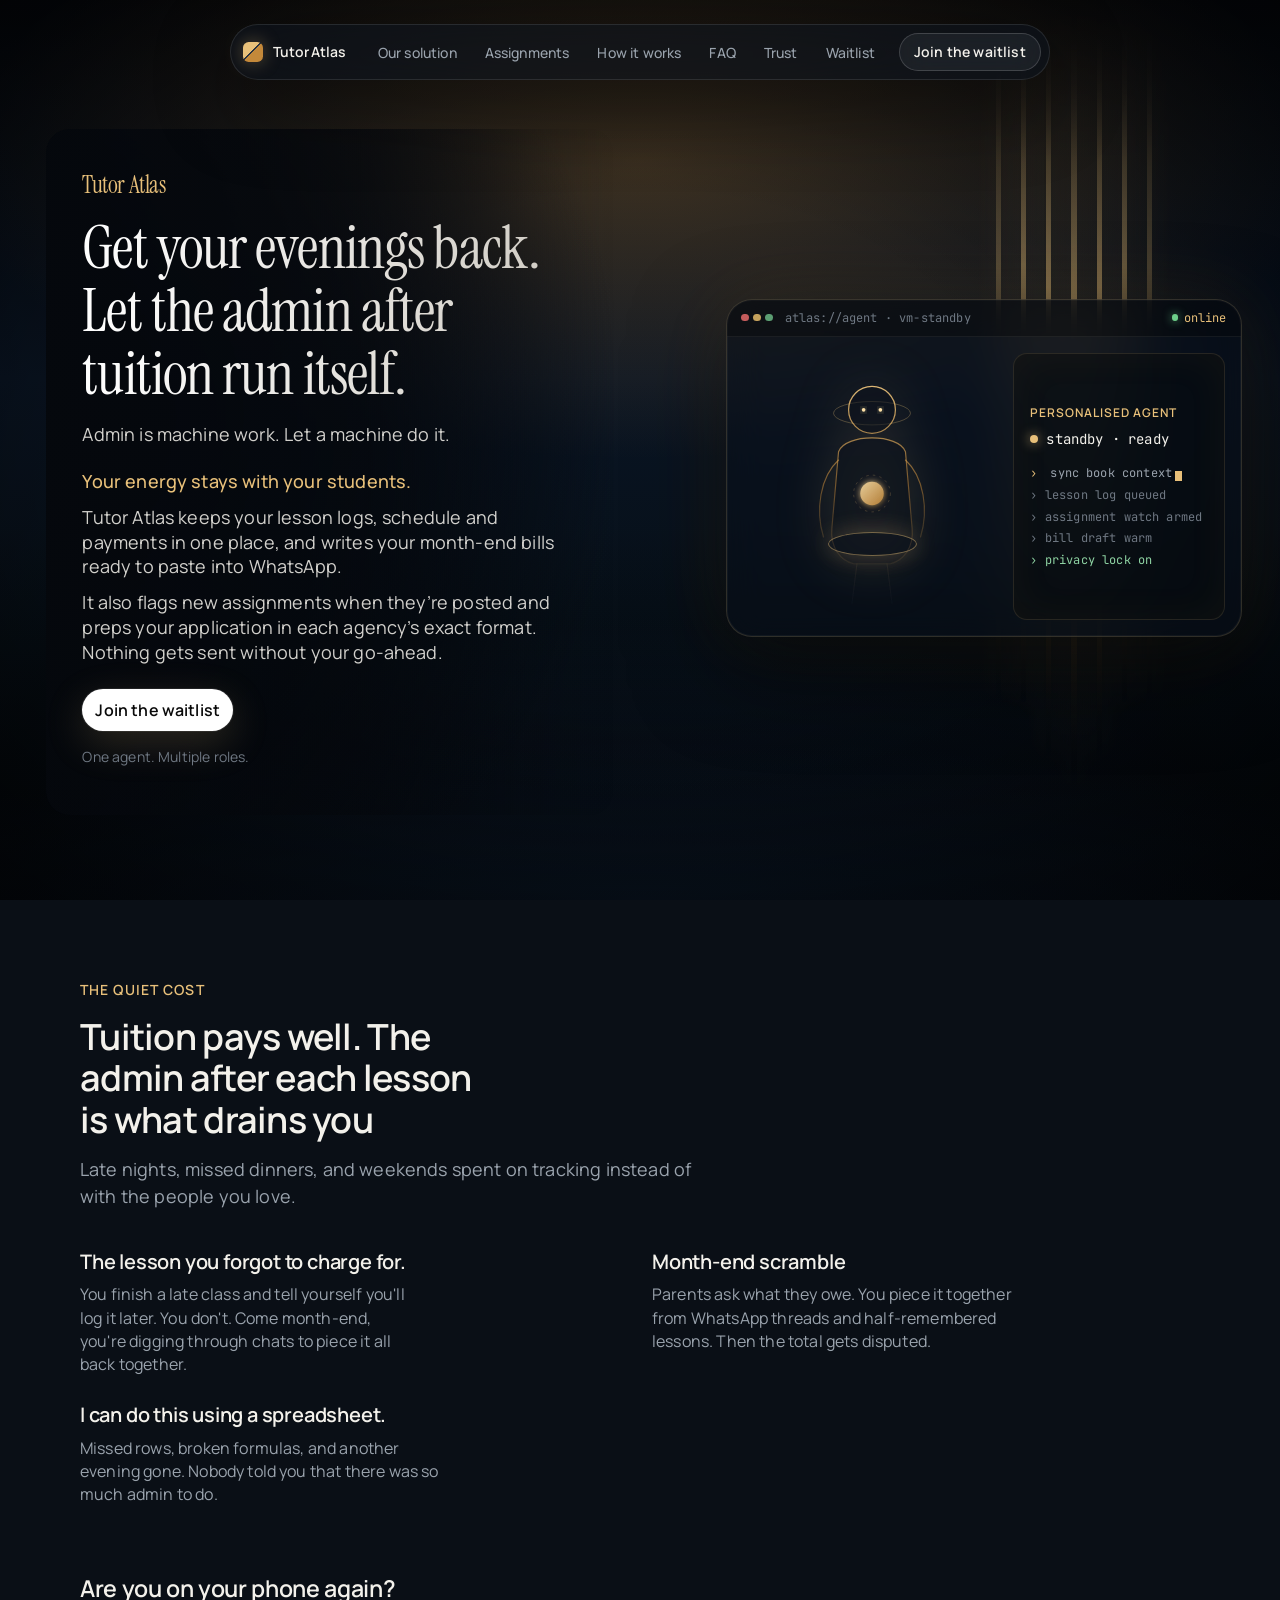
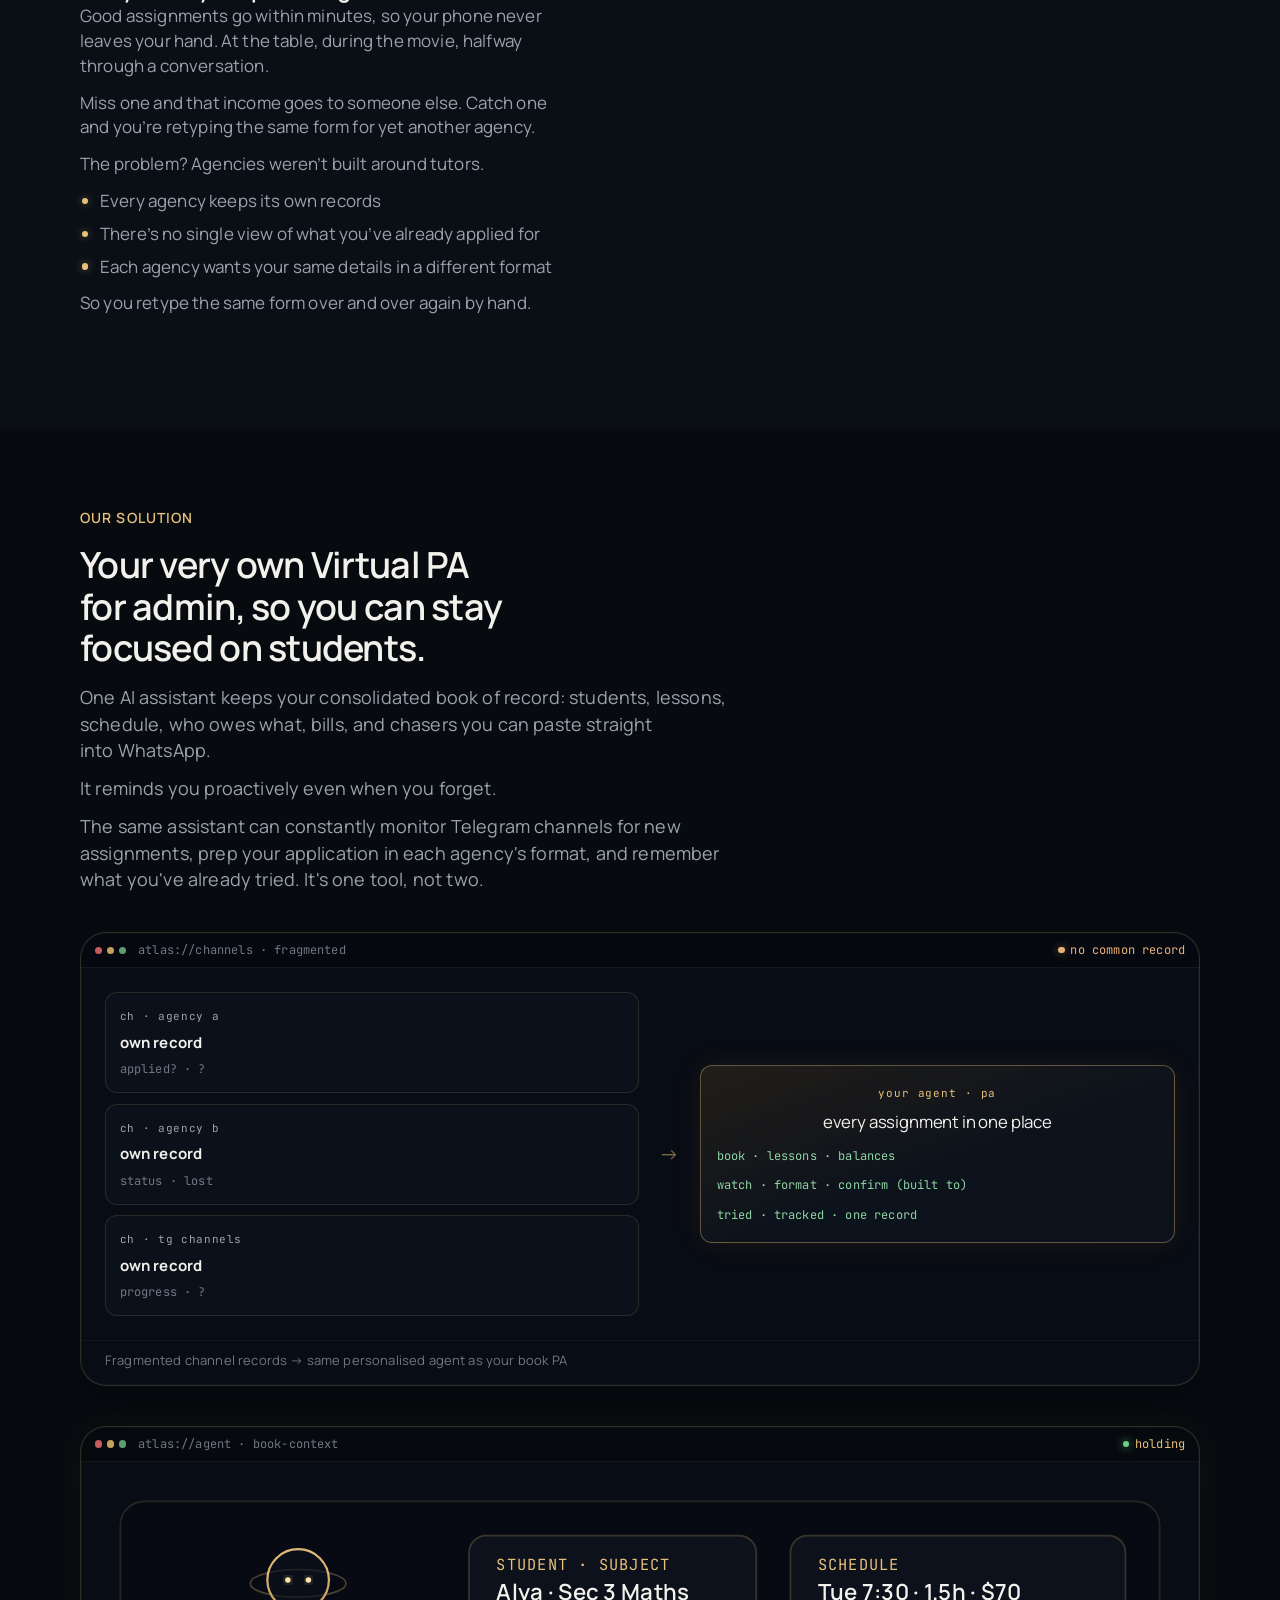
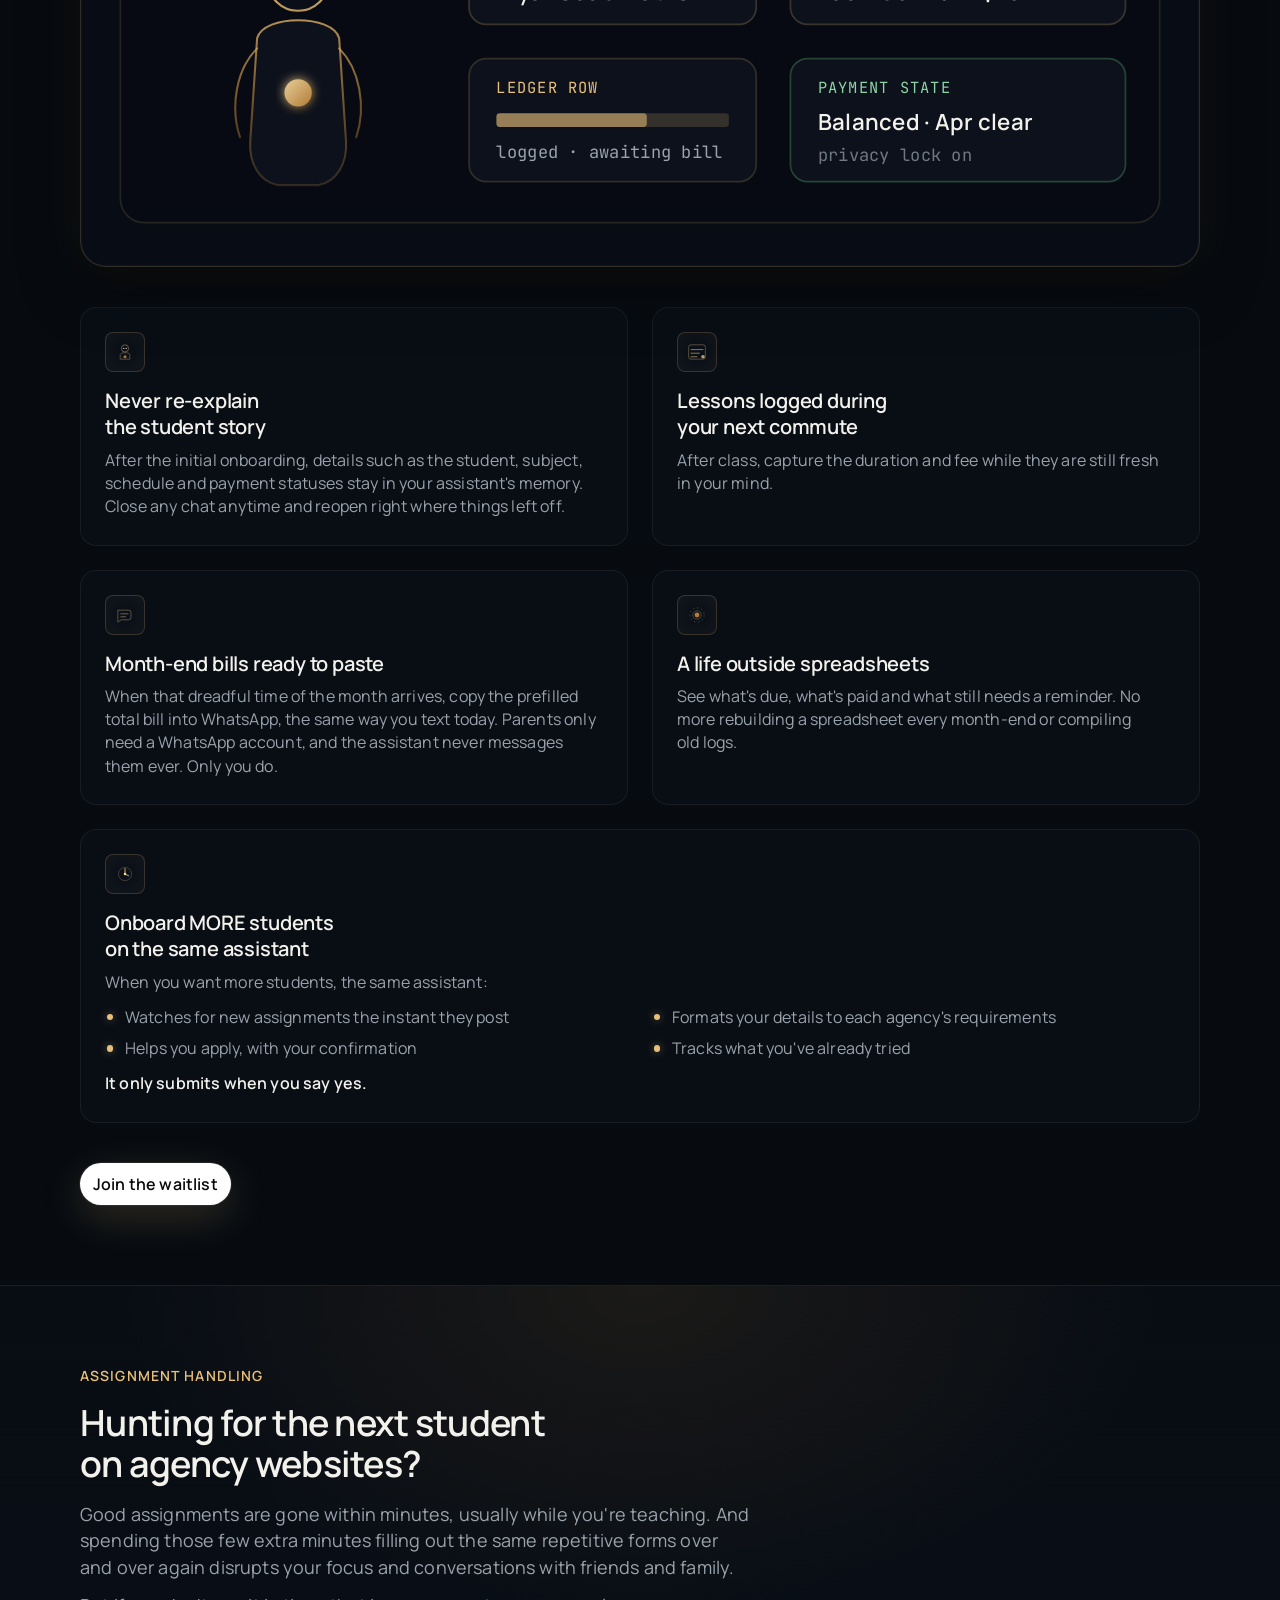
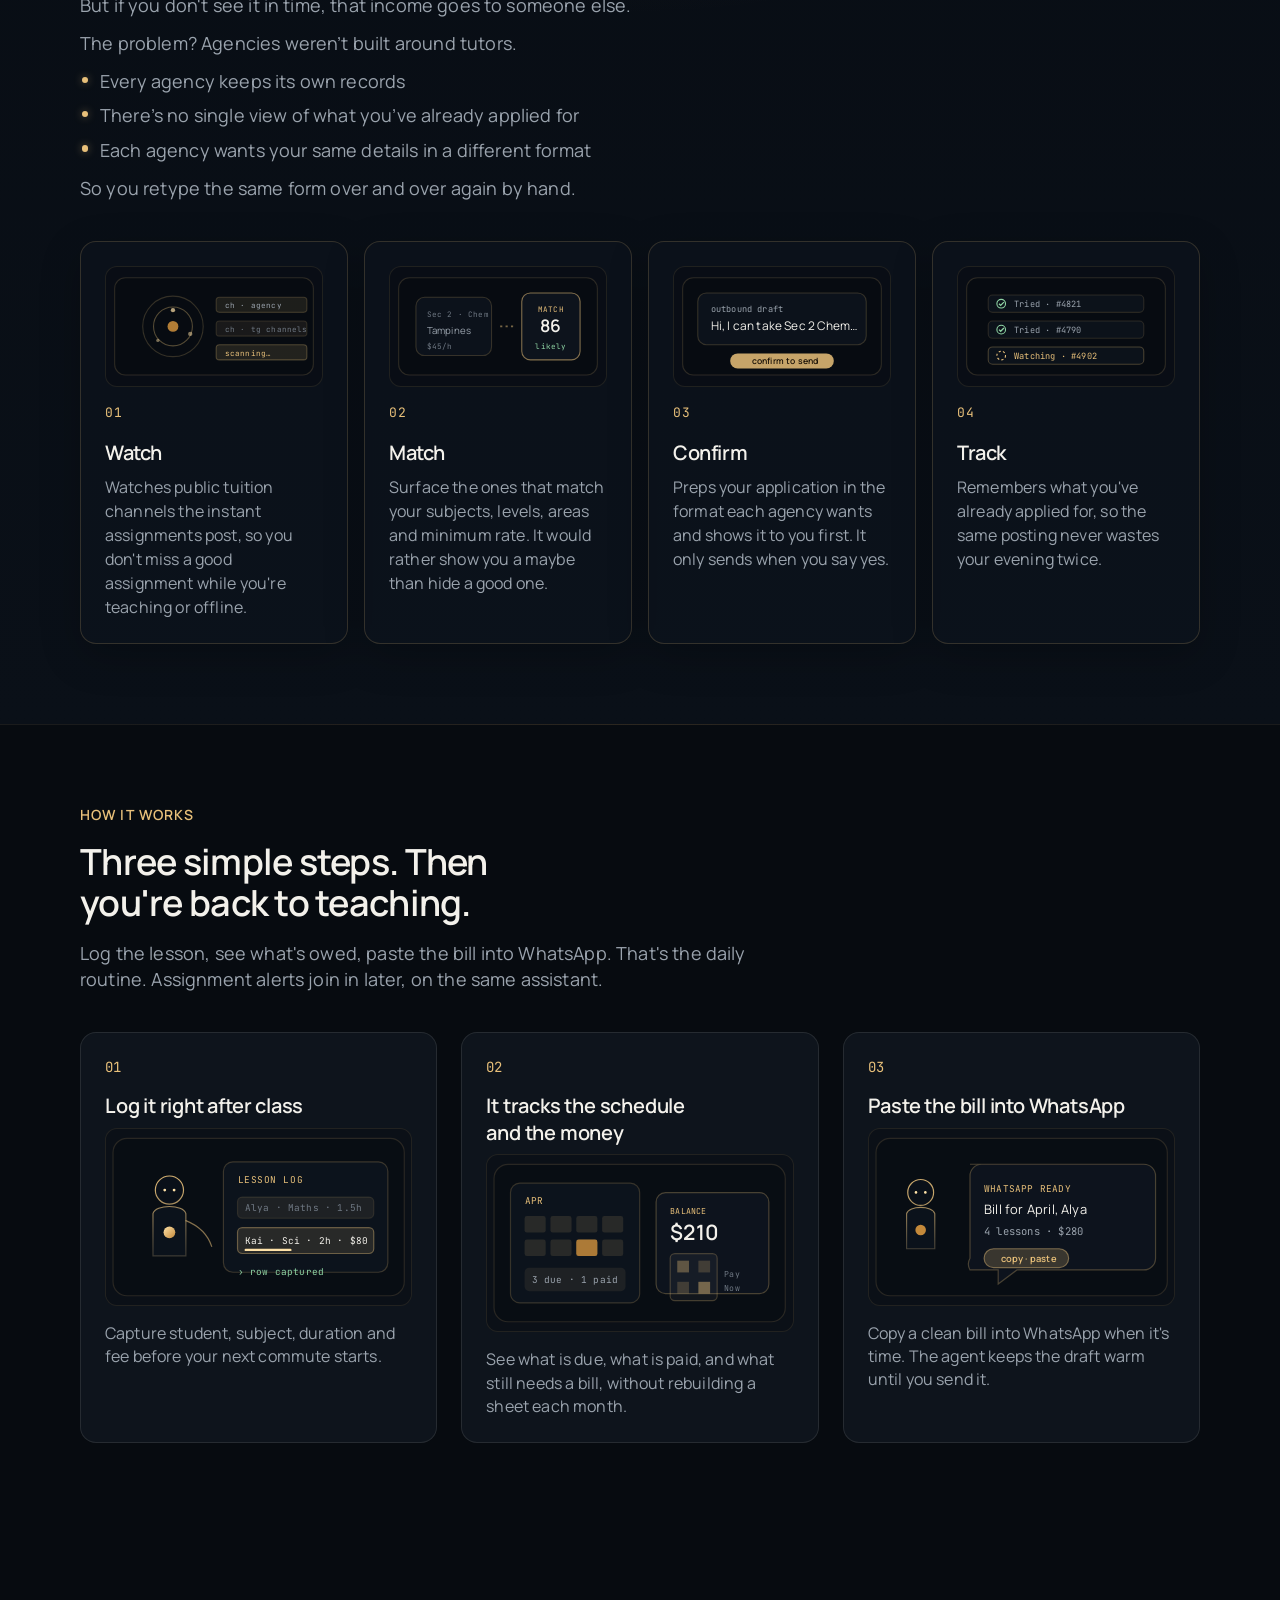
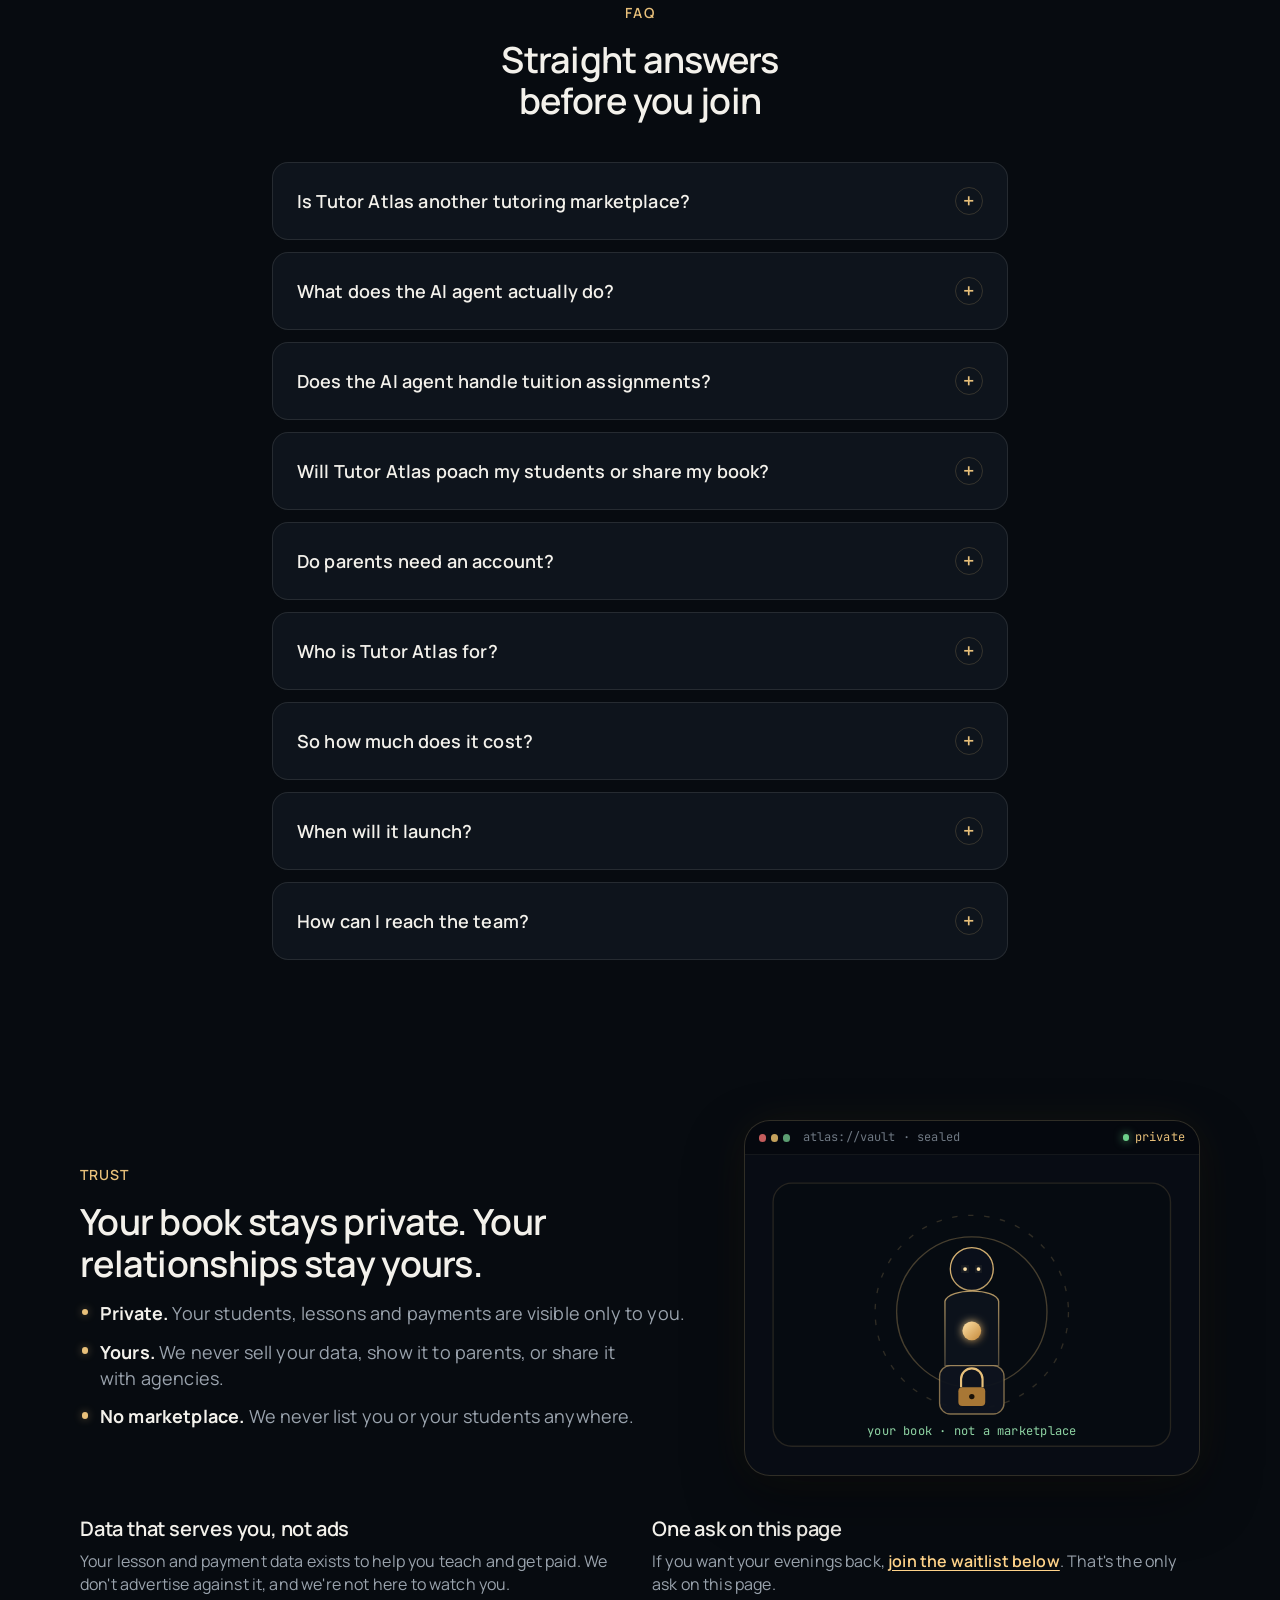
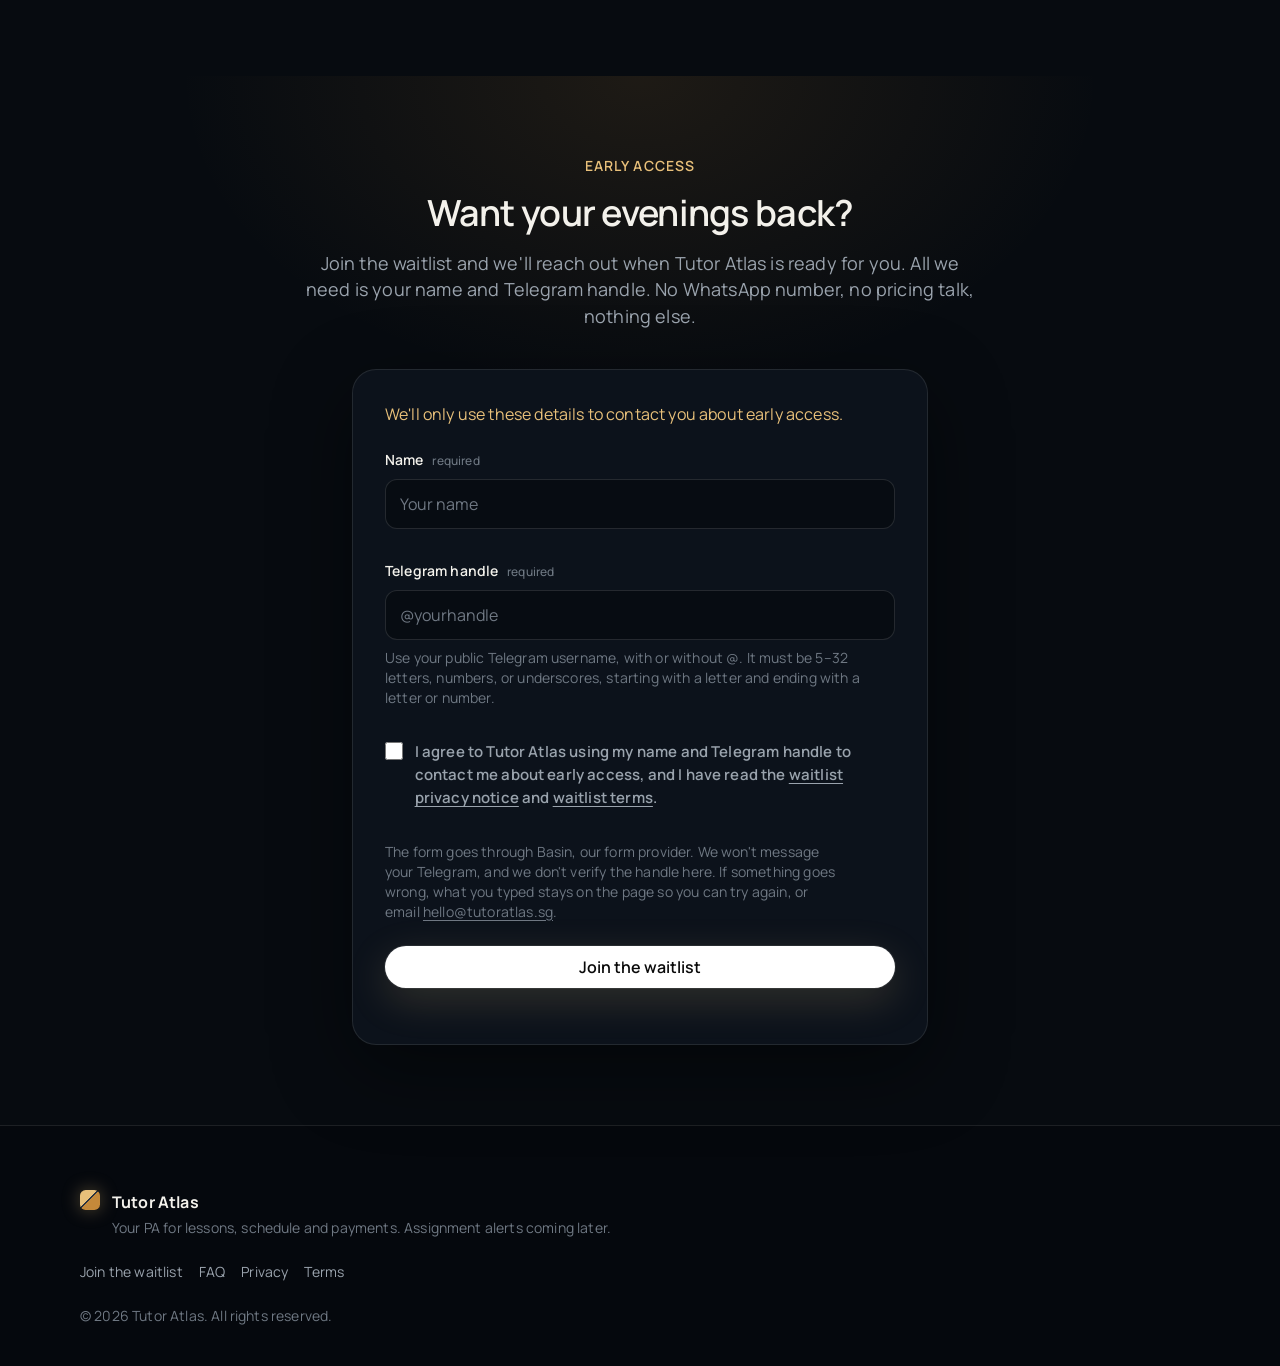
<file: index.html>
<!DOCTYPE html>
<html lang="en-GB">
<head>
  <meta charset="utf-8">
  <meta name="viewport" content="width=device-width, initial-scale=1">
  <title>Tutor Atlas: Your PA for lessons, schedule, and payments</title>
  <meta name="description" content="Get your evenings back from tuition admin. Admin is machine work. Let a machine do it. Your energy stays with your students. Tutor Atlas keeps lesson logs, schedule and payments in one place, and writes month-end bills ready to paste into WhatsApp. Join the waitlist.">
  <meta name="referrer" content="strict-origin-when-cross-origin">
  <link rel="canonical" href="https://tutor.tutoratlas.sg/">

  <meta property="og:type" content="website">
  <meta property="og:site_name" content="Tutor Atlas">
  <meta property="og:title" content="Tutor Atlas: Get your evenings back from tuition admin">
  <meta property="og:description" content="Admin is machine work. Let a machine do it. Your energy stays with your students. Tutor Atlas keeps lesson logs, schedule and payments in one place, and writes month-end bills ready to paste into WhatsApp. Join the waitlist.">
  <meta property="og:locale" content="en_GB">
  <meta property="og:url" content="https://tutor.tutoratlas.sg/">
  <meta property="og:image" content="https://tutor.tutoratlas.sg/og-image.png">
  <meta property="og:image:type" content="image/png">
  <meta property="og:image:width" content="1200">
  <meta property="og:image:height" content="630">
  <meta property="og:image:alt" content="Tutor Atlas AI agent on standby for independent tutors">

  <meta name="twitter:card" content="summary_large_image">
  <meta name="twitter:title" content="Tutor Atlas: Get your evenings back from tuition admin">
  <meta name="twitter:description" content="Admin is machine work. Let a machine do it. Your energy stays with your students. Lesson logs, schedule, payments and paste-ready WhatsApp bills in one place. Join the waitlist.">
  <meta name="twitter:image" content="https://tutor.tutoratlas.sg/og-image.png">
  <meta name="twitter:image:alt" content="Tutor Atlas AI agent on standby for independent tutors">

  <meta name="theme-color" content="#070B10">
  <link rel="icon" href="favicon.svg" type="image/svg+xml">

  <link rel="preconnect" href="https://fonts.googleapis.com">
  <link rel="preconnect" href="https://fonts.gstatic.com" crossorigin>
  <link href="https://fonts.googleapis.com/css2?family=Instrument+Serif:ital@0;1&family=Manrope:wght@400;500;600;700&family=JetBrains+Mono:wght@400;500&display=swap" rel="stylesheet">

  <link rel="stylesheet" href="styles.css?v=tut-118-ui">

  <script type="application/ld+json">
  {
    "@context": "https://schema.org",
    "@type": "WebApplication",
    "name": "Tutor Atlas",
    "url": "https://tutor.tutoratlas.sg/",
    "applicationCategory": "BusinessApplication",
    "operatingSystem": "Web",
    "description": "Personalised AI agent for Singapore independent home tutors. Keeps lesson logs, schedule and payments in one place, and writes month-end bills ready to paste into WhatsApp. Assignment watching and apply attach later on the same assistant.",
    "audience": {
      "@type": "Audience",
      "audienceType": "Independent home tutors in Singapore"
    },
    "offers": {
      "@type": "Offer",
      "availability": "https://schema.org/PreOrder",
      "price": "0",
      "priceCurrency": "SGD",
      "description": "Tutor waitlist for early access. Public pricing not listed."
    }
  }
  </script>
  <script type="application/ld+json">
  {
    "@context": "https://schema.org",
    "@type": "FAQPage",
    "url": "https://tutor.tutoratlas.sg/#faq",
    "mainEntity": [
      {
        "@type": "Question",
        "name": "Is Tutor Atlas another tutoring marketplace?",
        "acceptedAnswer": {
          "@type": "Answer",
          "text": "No. Marketplaces list tutors for parents to browse and take a cut of the relationship. Tutor Atlas does none of that. It's a personal AI agent for tutors with their own students, or yearning to take on more."
        }
      },
      {
        "@type": "Question",
        "name": "What does the AI agent actually do?",
        "acceptedAnswer": {
          "@type": "Answer",
          "text": "Think of it as a PA for the boring half of tutoring. It logs your lessons, keeps track of schedules and who owes what, and writes your month-end bills ready to paste into WhatsApp. No more rebuilding spreadsheets on a Sunday night. Later, the same assistant can watch Telegram channels for new assignments and help you apply, but lesson admin comes first."
        }
      },
      {
        "@type": "Question",
        "name": "Does the AI agent handle tuition assignments?",
        "acceptedAnswer": {
          "@type": "Answer",
          "text": "Yes, that's the plan, on the same assistant, not a separate product. It watches public agency Telegram channels the moment new assignments post, preps your application in each agency's format, and remembers what you've tried. It never applies without your yes. Lesson admin comes first though, and assignment features switch on after that's running."
        }
      },
      {
        "@type": "Question",
        "name": "Will Tutor Atlas poach my students or share my book?",
        "acceptedAnswer": {
          "@type": "Answer",
          "text": "No. Your student book stays yours. Privacy and trust come first. We are not here to advertise your relationships."
        }
      },
      {
        "@type": "Question",
        "name": "Do parents need an account?",
        "acceptedAnswer": {
          "@type": "Answer",
          "text": "Not in the first release. You work with the agent; parents receive what you already send today. For example, paste-ready bill text you copy into WhatsApp. The agent never messages parents for you."
        }
      },
      {
        "@type": "Question",
        "name": "Who is Tutor Atlas for?",
        "acceptedAnswer": {
          "@type": "Answer",
          "text": "Independent home tutors in Singapore who already have their own students and want their evenings back. If you're looking for a marketplace to find students for you, this isn't it."
        }
      },
      {
        "@type": "Question",
        "name": "Is pricing listed here?",
        "acceptedAnswer": {
          "@type": "Answer",
          "text": "No. Public pricing is not on this page. We will share commercial details when early access is relevant."
        }
      },
      {
        "@type": "Question",
        "name": "When will it launch?",
        "acceptedAnswer": {
          "@type": "Answer",
          "text": "We're building with our technical partner now and collecting interested tutors first. Waitlist members hear before anyone else."
        }
      }
    ]
  }
  </script>
</head>
<body>
  <a class="skip-link" href="#main">Skip to content</a>

  <header class="site-header">
    <nav class="fluid-nav" aria-label="Primary">
      <a class="brand" href="#top" aria-current="page">
        <span class="brand-mark" aria-hidden="true"></span>
        <span class="brand-name">Tutor Atlas</span>
      </a>

      <button
        class="nav-toggle"
        type="button"
        aria-expanded="false"
        aria-controls="nav-panel"
        data-nav-toggle
      >
        <span class="nav-toggle-label">Menu</span>
        <span class="hamburger" aria-hidden="true">
          <span></span>
          <span></span>
        </span>
      </button>

      <div class="nav-panel" id="nav-panel" data-nav-panel>
        <ul class="nav-links">
          <li style="--i: 0"><a href="#agent">Our solution</a></li>
          <li style="--i: 1"><a href="#assignments">Assignments</a></li>
          <li style="--i: 2"><a href="#how">How it works</a></li>
          <li style="--i: 3"><a href="#faq">FAQ</a></li>
          <li style="--i: 4"><a href="#trust">Trust</a></li>
          <li style="--i: 5"><a href="#waitlist">Waitlist</a></li>
        </ul>
        <a class="btn btn-nav" href="#waitlist">Join the waitlist</a>
      </div>
    </nav>
  </header>

  <main id="main">
    <section class="hero" id="top" aria-labelledby="hero-heading">
      <div class="hero-atmosphere" aria-hidden="true">
        <div class="sky"></div>
        <div class="horizon"></div>
        <div class="beams">
          <span></span><span></span><span></span><span></span><span></span><span></span><span></span>
        </div>
        <div class="scanlines"></div>
        <div class="vignette"></div>
      </div>

      <div class="hero-stage" aria-hidden="true">
        <div class="vm-chassis">
          <div class="vm-chrome">
            <span class="vm-dots"><i></i><i></i><i></i></span>
            <span class="vm-title">atlas://agent · vm-standby</span>
            <span class="vm-live"><i></i> online</span>
          </div>
          <div class="vm-body">
            <div class="agent-figure">
              <svg class="agent-svg" viewBox="0 0 220 320" fill="none" xmlns="http://www.w3.org/2000/svg" role="img">
                <defs>
                  <linearGradient id="bodyGrad" x1="110" y1="40" x2="110" y2="300" gradientUnits="userSpaceOnUse">
                    <stop stop-color="#E8C07A" stop-opacity="0.95"/>
                    <stop offset="0.45" stop-color="#C4893A" stop-opacity="0.55"/>
                    <stop offset="1" stop-color="#1A2433" stop-opacity="0.15"/>
                  </linearGradient>
                  <linearGradient id="coreGrad" x1="0" y1="0" x2="1" y2="1">
                    <stop stop-color="#FFE2A8"/>
                    <stop offset="1" stop-color="#C4893A"/>
                  </linearGradient>
                  <filter id="softGlow" x="-40%" y="-40%" width="180%" height="180%">
                    <feGaussianBlur stdDeviation="4" result="b"/>
                    <feMerge><feMergeNode in="b"/><feMergeNode in="SourceGraphic"/></feMerge>
                  </filter>
                </defs>
                <!-- halo -->
                <ellipse class="agent-halo" cx="110" cy="72" rx="46" ry="14" stroke="#E8C07A" stroke-opacity="0.35"/>
                <!-- head -->
                <circle cx="110" cy="68" r="28" stroke="url(#bodyGrad)" stroke-width="1.5" fill="rgba(12,18,28,0.55)"/>
                <circle class="agent-eye" cx="100" cy="68" r="2.2" fill="#FFE2A8" filter="url(#softGlow)"/>
                <circle class="agent-eye" cx="120" cy="68" r="2.2" fill="#FFE2A8" filter="url(#softGlow)"/>
                <!-- torso -->
                <path d="M70 118 C78 96, 142 96, 150 118 L158 210 C160 232, 148 248, 132 252 L88 252 C72 248, 60 232, 62 210 Z" fill="rgba(14,20,30,0.72)" stroke="url(#bodyGrad)" stroke-width="1.4"/>
                <!-- core -->
                <circle class="agent-core" cx="110" cy="168" r="14" fill="url(#coreGrad)" filter="url(#softGlow)" opacity="0.9"/>
                <circle cx="110" cy="168" r="22" stroke="#E8C07A" stroke-opacity="0.25" stroke-dasharray="3 5"/>
                <!-- arms -->
                <path d="M70 128 C48 148, 42 188, 52 220" stroke="url(#bodyGrad)" stroke-width="1.4" stroke-linecap="round"/>
                <path d="M150 128 C172 148, 178 188, 168 220" stroke="url(#bodyGrad)" stroke-width="1.4" stroke-linecap="round"/>
                <!-- legs into pedestal -->
                <path d="M92 252 L86 300" stroke="url(#bodyGrad)" stroke-width="1.3" stroke-linecap="round"/>
                <path d="M128 252 L134 300" stroke="url(#bodyGrad)" stroke-width="1.3" stroke-linecap="round"/>
              </svg>
              <div class="agent-pedestal">
                <span class="pedestal-ring"></span>
                <span class="pedestal-ring delay"></span>
              </div>
            </div>

            <aside class="holo-panel">
              <p class="holo-kicker">personalised agent</p>
              <p class="holo-status"><span class="pulse"></span> standby · ready</p>
              <ul class="holo-feed" aria-hidden="true">
                <li><span class="prompt">›</span> sync book context<span class="cursor"></span></li>
                <li class="dim">› lesson log queued</li>
                <li class="dim">› assignment watch armed</li>
                <li class="dim">› bill draft warm</li>
                <li class="ok">› privacy lock on</li>
              </ul>
            </aside>
          </div>
        </div>
      </div>

      <div class="hero-copy">
        <p class="brand-hero">Tutor Atlas</p>
        <h1 id="hero-heading">
          Get your evenings back.<br>
          Let the admin after tuition run itself.
        </h1>
        <div class="hero-lead">
          <p>Admin is machine work. Let a machine do it.</p>
          <p class="hero-lead-gold">Your energy stays with your students.</p>
          <p>Tutor Atlas keeps your lesson logs, schedule and payments in one place, and writes your month-end bills ready to paste into WhatsApp.</p>
          <p>It also flags new assignments when they’re posted and preps your application in each agency’s exact format. Nothing gets sent without your go-ahead.</p>
        </div>
        <div class="hero-actions">
          <a class="btn btn-primary" href="#waitlist">Join the waitlist</a>
        </div>
        <p class="hero-note">One agent. Multiple roles.</p>
      </div>
    </section>

    <section class="section problem" id="problem" aria-labelledby="problem-heading">
      <div class="section-inner reveal">
        <p class="eyebrow">The quiet cost</p>
        <h2 id="problem-heading">Tuition pays well. The admin after each lesson is what drains you</h2>
        <div class="section-lead problem-lead">
          <p>Late nights, missed dinners, and weekends spent on tracking instead of with the people you love.</p>
        </div>

        <ul class="problem-grid">
          <li>
            <h3>The lesson you forgot to charge for.</h3>
            <p>You finish a late class and tell yourself you'll log it later. You don't. Come month-end, you're digging through chats to piece it all back together.</p>
          </li>
          <li>
            <h3>Month-end scramble</h3>
            <p>Parents ask what they owe. You piece it together from WhatsApp threads and half-remembered lessons. Then the total gets disputed.</p>
          </li>
          <li>
            <h3>I can do this using a spreadsheet.</h3>
            <p>Missed rows, broken formulas, and another evening gone. Nobody told you that there was so much admin to do.</p>
          </li>
        </ul>

        <div class="problem-channels" aria-labelledby="channels-heading">
          <h3 id="channels-heading">Are you on your phone again?</h3>
          <div class="problem-channels-lead">
            <p>Good assignments go within minutes, so your phone never leaves your hand. At the table, during the movie, halfway through a conversation.</p>
            <p>Miss one and that income goes to someone else. Catch one and you’re retyping the same form for yet another agency.</p>
            <p>The problem? Agencies weren’t built around tutors.</p>
            <ul class="problem-points">
              <li>Every agency keeps its own records</li>
              <li>There’s no single view of what you’ve already applied for</li>
              <li>Each agency wants your same details in a different format</li>
            </ul>
            <p>So you retype the same form over and over again by hand.</p>
          </div>
        </div>
      </div>
    </section>

    <section class="section agent" id="agent" aria-labelledby="agent-heading">
      <div class="section-inner reveal">
        <p class="eyebrow">Our solution</p>
        <h2 id="agent-heading">Your very own Virtual PA for admin, so you can stay focused on students.</h2>
        <div class="section-lead">
          <p>One AI assistant keeps your consolidated book of record: students, lessons, schedule, who owes what, bills, and chasers you can paste straight into WhatsApp.</p>
          <p>It reminds you proactively even when you forget.</p>
          <p>The same assistant can constantly monitor Telegram channels for new assignments, prep your application in each agency's format, and remember what you've already tried. It's one tool, not two.</p>
        </div>
          <figure class="channel-fragment" aria-hidden="true">
            <div class="scene-feature-chrome compact">
              <span class="vm-dots"><i></i><i></i><i></i></span>
              <span class="scene-feature-title">atlas://channels · fragmented</span>
              <span class="vm-live warn"><i></i> no common record</span>
            </div>
            <div class="channel-fragment-body">
              <ul class="channel-shards">
                <li>
                  <span class="ch-label">ch · agency A</span>
                  <strong>own record</strong>
                  <span class="ch-meta">applied? · ?</span>
                </li>
                <li>
                  <span class="ch-label">ch · agency B</span>
                  <strong>own record</strong>
                  <span class="ch-meta">status · lost</span>
                </li>
                <li>
                  <span class="ch-label">ch · tg channels</span>
                  <strong>own record</strong>
                  <span class="ch-meta">progress · ?</span>
                </li>
              </ul>
              <span class="channel-arrow" aria-hidden="true">→</span>
              <div class="channel-pa">
                <p class="channel-pa-kicker">your agent · PA</p>
                <p class="channel-pa-title">every assignment in one place</p>
                <ul>
                  <li>book · lessons · balances</li>
                  <li>watch · format · confirm (built to)</li>
                  <li>tried · tracked · one record</li>
                </ul>
              </div>
            </div>
            <p class="channel-fragment-caption">Fragmented channel records → same personalised agent as your book PA</p>
          </figure>
        <figure class="scene-feature" aria-hidden="true">
          <div class="scene-feature-chrome">
            <span class="vm-dots"><i></i><i></i><i></i></span>
            <span class="scene-feature-title">atlas://agent · book-context</span>
            <span class="vm-live"><i></i> holding</span>
          </div>
          <!-- Mobile: stacked glass cards (wide SVG text becomes illegible &lt;600px) -->
          <div class="scene-feature-stack">
            <div class="scene-stack-agent">
              <svg viewBox="0 0 120 140" fill="none" xmlns="http://www.w3.org/2000/svg" class="scene-stack-agent-svg">
                <ellipse cx="60" cy="28" rx="22" ry="7" stroke="#E8C07A" stroke-opacity="0.3"/>
                <circle cx="60" cy="26" r="14" stroke="#E8C07A" stroke-opacity="0.7" fill="rgba(12,18,28,0.65)"/>
                <circle cx="55" cy="26" r="1.4" fill="#FFE2A8"/>
                <circle cx="65" cy="26" r="1.4" fill="#FFE2A8"/>
                <path d="M40 52 C44 40, 76 40, 80 52 L84 100 C85 112, 78 120, 70 122 L50 122 C42 120, 35 112, 36 100 Z" fill="rgba(14,20,30,0.75)" stroke="#E8C07A" stroke-opacity="0.55"/>
                <circle cx="60" cy="78" r="6" fill="#C4893A"/>
              </svg>
              <p class="scene-stack-status"><span class="pulse"></span> holding book context</p>
            </div>
            <ul class="scene-stack-cards">
              <li><span class="k">Student · subject</span><strong>Alya · Sec 3 Maths</strong></li>
              <li><span class="k">Schedule</span><strong>Tue 7:30 · 1.5h · $70</strong></li>
              <li><span class="k">Ledger row</span><strong>logged · awaiting bill</strong></li>
              <li class="ok"><span class="k">Payment</span><strong>Balanced · privacy on</strong></li>
            </ul>
          </div>
          <svg class="scene-svg scene-svg--feature" viewBox="0 0 640 220" fill="none" xmlns="http://www.w3.org/2000/svg">
            <defs>
              <linearGradient id="afBody" x1="120" y1="30" x2="120" y2="200" gradientUnits="userSpaceOnUse">
                <stop stop-color="#E8C07A" stop-opacity="0.95"/>
                <stop offset="0.5" stop-color="#C4893A" stop-opacity="0.5"/>
                <stop offset="1" stop-color="#1A2433" stop-opacity="0.2"/>
              </linearGradient>
              <linearGradient id="afCore" x1="0" y1="0" x2="1" y2="1">
                <stop stop-color="#FFE2A8"/><stop offset="1" stop-color="#C4893A"/>
              </linearGradient>
              <filter id="afGlow" x="-30%" y="-30%" width="160%" height="160%">
                <feGaussianBlur stdDeviation="3" result="b"/><feMerge><feMergeNode in="b"/><feMergeNode in="SourceGraphic"/></feMerge>
              </filter>
            </defs>
            <rect x="16" y="16" width="608" height="188" rx="14" fill="rgba(7,11,16,0.45)" stroke="rgba(232,192,122,0.14)"/>
            <!-- mini agent -->
            <g transform="translate(48,28)">
              <g class="scene-agent-breathe">
                <ellipse cx="72" cy="36" rx="28" ry="8" stroke="#E8C07A" stroke-opacity="0.3"/>
                <circle cx="72" cy="34" r="18" stroke="url(#afBody)" stroke-width="1.3" fill="rgba(12,18,28,0.65)"/>
                <circle class="scene-eye" cx="66" cy="34" r="1.6" fill="#FFE2A8" filter="url(#afGlow)"/>
                <circle class="scene-eye" cx="78" cy="34" r="1.6" fill="#FFE2A8" filter="url(#afGlow)"/>
                <path d="M48 68 C52 54, 92 54, 96 68 L100 128 C101 142, 94 152, 84 154 L60 154 C50 152, 43 142, 44 128 Z" fill="rgba(14,20,30,0.75)" stroke="url(#afBody)" stroke-width="1.2"/>
                <circle class="scene-core" cx="72" cy="100" r="8" fill="url(#afCore)" filter="url(#afGlow)" opacity="0.9"/>
                <path d="M48 74 C36 86, 32 108, 38 126" stroke="url(#afBody)" stroke-width="1.2" stroke-linecap="round"/>
                <path d="M96 74 C108 86, 112 108, 106 126" stroke="url(#afBody)" stroke-width="1.2" stroke-linecap="round"/>
              </g>
            </g>
            <!-- floating context cards -->
            <g class="scene-float-a">
              <rect x="220" y="36" width="168" height="52" rx="10" fill="rgba(14,20,30,0.82)" stroke="rgba(232,192,122,0.22)"/>
              <text x="236" y="56" fill="#E8C07A" font-family="JetBrains Mono, monospace" font-size="9" letter-spacing="0.08em">STUDENT · SUBJECT</text>
              <text x="236" y="74" fill="#F3F1EB" font-family="Manrope, sans-serif" font-size="13" font-weight="600">Alya · Sec 3 Maths</text>
            </g>
            <g class="scene-float-b">
              <rect x="408" y="36" width="196" height="52" rx="10" fill="rgba(14,20,30,0.82)" stroke="rgba(232,192,122,0.22)"/>
              <text x="424" y="56" fill="#E8C07A" font-family="JetBrains Mono, monospace" font-size="9" letter-spacing="0.08em">SCHEDULE</text>
              <text x="424" y="74" fill="#F3F1EB" font-family="Manrope, sans-serif" font-size="13" font-weight="600">Tue 7:30 · 1.5h · $70</text>
            </g>
            <g class="scene-float-c">
              <rect x="220" y="108" width="168" height="72" rx="10" fill="rgba(14,20,30,0.82)" stroke="rgba(232,192,122,0.18)"/>
              <text x="236" y="128" fill="#E8C07A" font-family="JetBrains Mono, monospace" font-size="9" letter-spacing="0.08em">LEDGER ROW</text>
              <rect x="236" y="140" width="136" height="8" rx="2" fill="rgba(232,192,122,0.18)"/>
              <rect class="scene-write" x="236" y="140" width="88" height="8" rx="2" fill="#E8C07A" opacity="0.55"/>
              <text x="236" y="166" fill="#9AA3AD" font-family="JetBrains Mono, monospace" font-size="10">logged · awaiting bill</text>
            </g>
            <g class="scene-float-d">
              <rect x="408" y="108" width="196" height="72" rx="10" fill="rgba(14,20,30,0.82)" stroke="rgba(109,207,138,0.28)"/>
              <text x="424" y="128" fill="#8FD4A4" font-family="JetBrains Mono, monospace" font-size="9" letter-spacing="0.08em">PAYMENT STATE</text>
              <text x="424" y="150" fill="#F3F1EB" font-family="Manrope, sans-serif" font-size="13" font-weight="600">Balanced · Apr clear</text>
              <text x="424" y="168" fill="#6F7883" font-family="JetBrains Mono, monospace" font-size="10">privacy lock on</text>
            </g>
          </svg>
        </figure>

        <ul class="benefit-list">
          <li>
            <span class="benefit-motif" aria-hidden="true">
              <svg viewBox="0 0 40 40" fill="none"><circle cx="20" cy="14" r="6" stroke="#E8C07A" stroke-opacity="0.7"/><circle cx="18" cy="14" r="1" fill="#FFE2A8"/><circle cx="22" cy="14" r="1" fill="#FFE2A8"/><path d="M12 24c2-4 14-4 16 0v8H12z" stroke="#E8C07A" stroke-opacity="0.55" fill="rgba(14,20,30,0.5)"/><circle cx="20" cy="28" r="2.5" fill="#C4893A" opacity="0.85"/></svg>
            </span>
            <h3>Never re-explain the student story</h3>
            <p>After the initial onboarding, details such as the student, subject, schedule and payment statuses stay in your assistant's memory. Close any chat anytime and reopen right where things left off.</p>
          </li>
          <li>
            <span class="benefit-motif" aria-hidden="true">
              <svg viewBox="0 0 40 40" fill="none"><rect x="6" y="8" width="28" height="24" rx="4" stroke="#E8C07A" stroke-opacity="0.55"/><path d="M10 16h20M10 22h14M10 28h10" stroke="#E8C07A" stroke-opacity="0.7" stroke-width="1.4" stroke-linecap="round"/><circle cx="30" cy="28" r="3" fill="#E8C07A" opacity="0.8"/></svg>
            </span>
            <h3>Lessons logged during your next commute</h3>
            <p>After class, capture the duration and fee while they are still fresh in your mind.</p>
          </li>
          <li>
            <span class="benefit-motif" aria-hidden="true">
              <svg viewBox="0 0 40 40" fill="none"><path d="M8 12h18a4 4 0 014 4v8a4 4 0 01-4 4H14l-6 4v-4H8a0 0 0 010 0V12z" stroke="#E8C07A" stroke-opacity="0.6" fill="rgba(14,20,30,0.45)"/><path d="M13 18h12M13 23h8" stroke="#E8C07A" stroke-opacity="0.75" stroke-linecap="round"/></svg>
            </span>
            <h3>Month-end bills ready to paste</h3>
            <p>When that dreadful time of the month arrives, copy the prefilled total bill into WhatsApp, the same way you text today. Parents only need a WhatsApp account, and the assistant never messages them ever. Only you do.</p>
          </li>
          <li>
            <span class="benefit-motif" aria-hidden="true">
              <svg viewBox="0 0 40 40" fill="none"><circle cx="20" cy="20" r="12" stroke="#E8C07A" stroke-opacity="0.35" stroke-dasharray="3 4"/><circle cx="20" cy="20" r="4" fill="#C4893A" opacity="0.9"/><circle cx="20" cy="20" r="7" stroke="#E8C07A" stroke-opacity="0.5"/></svg>
            </span>
            <h3>A life outside spreadsheets</h3>
            <p>See what's due, what's paid and what still needs a reminder. No more rebuilding a spreadsheet every month-end or compiling old logs.</p>
          </li>
          <li>
            <span class="benefit-motif" aria-hidden="true">
              <svg viewBox="0 0 40 40" fill="none"><circle cx="20" cy="20" r="11" stroke="#E8C07A" stroke-opacity="0.4"/><path d="M20 11v9l6 3" stroke="#E8C07A" stroke-width="1.5" stroke-linecap="round"/><circle cx="20" cy="20" r="2" fill="#FFE2A8"/></svg>
            </span>
            <h3>Onboard MORE students on the same assistant</h3>
            <p>When you want more students, the same assistant:</p>
            <ul class="benefit-points">
              <li>Watches for new assignments the instant they post</li>
              <li>Formats your details to each agency's requirements</li>
              <li>Helps you apply, with your confirmation</li>
              <li>Tracks what you've already tried</li>
            </ul>
            <p class="benefit-note">It only submits when you say yes.</p>
          </li>
        </ul>
        <div class="section-cta">
          <a class="btn btn-primary" href="#waitlist">Join the waitlist</a>
        </div>
      </div>
    </section>

    <section class="section assignments" id="assignments" aria-labelledby="assignments-heading">
      <div class="section-inner reveal">
        <p class="eyebrow">Assignment handling</p>
        <h2 id="assignments-heading">Hunting for the next student on agency websites?</h2>
        <div class="section-lead">
            <p>Good assignments are gone within minutes, usually while you're teaching. And spending those few extra minutes filling out the same repetitive forms over and over again disrupts your focus and conversations with friends and family. </p>
            <p>But if you don't see it in time, that income goes to someone else.</p>
            <p>The problem? Agencies weren’t built around tutors.</p>
            <ul class="problem-points">
              <li>Every agency keeps its own records</li>
              <li>There’s no single view of what you’ve already applied for</li>
              <li>Each agency wants your same details in a different format</li>
            </ul>
            <p>So you retype the same form over and over again by hand.</p>
        </div>

        <ol class="assign-flow" aria-label="Assignment handling flow">
          <li>
            <div class="assign-scene" aria-hidden="true">
              <svg class="scene-svg" viewBox="0 0 200 110" fill="none" xmlns="http://www.w3.org/2000/svg">
                <rect x="8" y="10" width="184" height="90" rx="10" fill="rgba(7,11,16,0.55)" stroke="rgba(232,192,122,0.16)"/>
                <circle class="scene-radar" cx="62" cy="55" r="28" stroke="#E8C07A" stroke-opacity="0.2"/>
                <circle class="scene-radar delay" cx="62" cy="55" r="18" stroke="#E8C07A" stroke-opacity="0.35"/>
                <circle cx="62" cy="55" r="5" fill="#C4893A" opacity="0.9"/>
                <circle cx="62" cy="40" r="2" fill="#FFE2A8" opacity="0.7"/>
                <circle cx="78" cy="62" r="2" fill="#FFE2A8" opacity="0.5"/>
                <circle cx="48" cy="68" r="1.5" fill="#FFE2A8" opacity="0.45"/>
                <g transform="translate(102,28)">
                  <rect width="84" height="14" rx="3" fill="rgba(232,192,122,0.1)" stroke="rgba(232,192,122,0.2)"/>
                  <text x="8" y="10" fill="#9AA3AD" font-family="JetBrains Mono, monospace" font-size="7">ch · agency</text>
                  <rect y="22" width="84" height="14" rx="3" fill="rgba(232,192,122,0.08)" stroke="rgba(232,192,122,0.15)"/>
                  <text x="8" y="32" fill="#6F7883" font-family="JetBrains Mono, monospace" font-size="7">ch · tg channels</text>
                  <rect y="44" width="84" height="14" rx="3" fill="rgba(232,192,122,0.12)" stroke="rgba(232,192,122,0.28)"/>
                  <text x="8" y="54" fill="#E8C07A" font-family="JetBrains Mono, monospace" font-size="7">scanning…</text>
                </g>
              </svg>
            </div>
            <span class="assign-step">01</span>
            <h3>Watch</h3>
            <p>Watches public tuition channels the instant assignments post, so you don't miss a good assignment while you're teaching or offline.</p>
          </li>
          <li>
            <div class="assign-scene" aria-hidden="true">
              <svg class="scene-svg" viewBox="0 0 200 110" fill="none" xmlns="http://www.w3.org/2000/svg">
                <rect x="8" y="10" width="184" height="90" rx="10" fill="rgba(7,11,16,0.55)" stroke="rgba(232,192,122,0.16)"/>
                <g transform="translate(24,28)">
                  <rect width="70" height="54" rx="8" fill="rgba(14,20,30,0.8)" stroke="rgba(232,192,122,0.2)"/>
                  <text x="10" y="18" fill="#6F7883" font-family="JetBrains Mono, monospace" font-size="7">Sec 2 · Chem</text>
                  <text x="10" y="34" fill="#9AA3AD" font-family="Manrope, sans-serif" font-size="9">Tampines</text>
                  <text x="10" y="48" fill="#6F7883" font-family="JetBrains Mono, monospace" font-size="7">$45/h</text>
                </g>
                <path d="M102 55h12" stroke="#E8C07A" stroke-opacity="0.5" stroke-width="1.5" stroke-dasharray="2 3"/>
                <g class="scene-match-glow" transform="translate(122,24)">
                  <rect width="54" height="62" rx="8" fill="rgba(14,20,30,0.9)" stroke="#E8C07A" stroke-opacity="0.55"/>
                  <text x="27" y="18" text-anchor="middle" fill="#E8C07A" font-family="JetBrains Mono, monospace" font-size="7">MATCH</text>
                  <text x="27" y="36" text-anchor="middle" fill="#F3F1EB" font-family="Manrope, sans-serif" font-size="16" font-weight="600">86</text>
                  <text x="27" y="52" text-anchor="middle" fill="#8FD4A4" font-family="JetBrains Mono, monospace" font-size="7">likely</text>
                </g>
              </svg>
            </div>
            <span class="assign-step">02</span>
            <h3>Match</h3>
            <p>Surface the ones that match your subjects, levels, areas and minimum rate. It would rather show you a maybe than hide a good one.</p>
          </li>
          <li>
            <div class="assign-scene" aria-hidden="true">
              <svg class="scene-svg" viewBox="0 0 200 110" fill="none" xmlns="http://www.w3.org/2000/svg">
                <rect x="8" y="10" width="184" height="90" rx="10" fill="rgba(7,11,16,0.55)" stroke="rgba(232,192,122,0.16)"/>
                <rect x="22" y="24" width="156" height="48" rx="8" fill="rgba(14,20,30,0.85)" stroke="rgba(232,192,122,0.2)"/>
                <text x="34" y="42" fill="#9AA3AD" font-family="JetBrains Mono, monospace" font-size="8">outbound draft</text>
                <text x="34" y="58" fill="#F3F1EB" font-family="Manrope, sans-serif" font-size="11">Hi, I can take Sec 2 Chem…</text>
                <rect class="scene-confirm-btn" x="52" y="80" width="96" height="14" rx="7" fill="#E8C07A" opacity="0.85"/>
                <text x="72" y="90" fill="#1A1208" font-family="Manrope, sans-serif" font-size="8" font-weight="600">confirm to send</text>
              </svg>
            </div>
            <span class="assign-step">03</span>
            <h3>Confirm</h3>
            <p>Preps your application in the format each agency wants and shows it to you first. It only sends when you say yes.</p>
          </li>
          <li>
            <div class="assign-scene" aria-hidden="true">
              <svg class="scene-svg" viewBox="0 0 200 110" fill="none" xmlns="http://www.w3.org/2000/svg">
                <rect x="8" y="10" width="184" height="90" rx="10" fill="rgba(7,11,16,0.55)" stroke="rgba(232,192,122,0.16)"/>
                <g transform="translate(28,26)">
                  <rect width="144" height="16" rx="4" fill="rgba(14,20,30,0.75)" stroke="rgba(232,192,122,0.15)"/>
                  <circle cx="12" cy="8" r="4" fill="none" stroke="#8FD4A4"/><path d="M10 8l1.5 1.5 3-3" stroke="#8FD4A4" stroke-width="1.2"/>
                  <text x="24" y="11" fill="#9AA3AD" font-family="JetBrains Mono, monospace" font-size="8">Tried · #4821</text>
                  <rect y="24" width="144" height="16" rx="4" fill="rgba(14,20,30,0.75)" stroke="rgba(232,192,122,0.15)"/>
                  <circle cx="12" cy="32" r="4" fill="none" stroke="#8FD4A4"/><path d="M10 32l1.5 1.5 3-3" stroke="#8FD4A4" stroke-width="1.2"/>
                  <text x="24" y="35" fill="#9AA3AD" font-family="JetBrains Mono, monospace" font-size="8">Tried · #4790</text>
                  <rect y="48" width="144" height="16" rx="4" fill="rgba(14,20,30,0.75)" stroke="rgba(232,192,122,0.28)"/>
                  <circle cx="12" cy="56" r="4" fill="none" stroke="#E8C07A" stroke-dasharray="2 2"/>
                  <text x="24" y="59" fill="#E8C07A" font-family="JetBrains Mono, monospace" font-size="8">Watching · #4902</text>
                </g>
              </svg>
            </div>
            <span class="assign-step">04</span>
            <h3>Track</h3>
            <p>Remembers what you've already applied for, so the same posting never wastes your evening twice.</p>
          </li>
        </ol>
      </div>
    </section>

    <section class="section how" id="how" aria-labelledby="how-heading">
      <div class="section-inner reveal">
        <p class="eyebrow">How it works</p>
        <h2 id="how-heading">Three simple steps. Then you're back to teaching.</h2>
        <p class="section-lead">
          Log the lesson, see what's owed, paste the bill into WhatsApp. That's the daily routine. Assignment alerts join in later, on the same assistant.
        </p>
        <ol class="steps">
          <li>
            <span class="step-num">01</span>
            <h3>Log it right after class</h3>
            <div class="step-scene" aria-hidden="true">
              <svg class="scene-svg" viewBox="0 0 260 150" fill="none" xmlns="http://www.w3.org/2000/svg">
                <defs>
                  <linearGradient id="logBody" x1="48" y1="20" x2="48" y2="120" gradientUnits="userSpaceOnUse">
                    <stop stop-color="#E8C07A" stop-opacity="0.9"/><stop offset="1" stop-color="#1A2433" stop-opacity="0.2"/>
                  </linearGradient>
                  <linearGradient id="logCore" x1="0" y1="0" x2="1" y2="1">
                    <stop stop-color="#FFE2A8"/><stop offset="1" stop-color="#C4893A"/>
                  </linearGradient>
                </defs>
                <rect x="6" y="8" width="248" height="134" rx="12" fill="rgba(7,11,16,0.5)" stroke="rgba(232,192,122,0.14)"/>
                <!-- agent capturing -->
                <g transform="translate(18,30)">
                  <g class="scene-agent-breathe">
                    <circle cx="36" cy="22" r="12" stroke="url(#logBody)" fill="rgba(12,18,28,0.7)"/>
                    <circle class="scene-eye" cx="32" cy="22" r="1.2" fill="#FFE2A8"/>
                    <circle class="scene-eye" cx="40" cy="22" r="1.2" fill="#FFE2A8"/>
                    <path d="M22 42c2-8 26-8 28 0v36H22z" stroke="url(#logBody)" fill="rgba(14,20,30,0.7)"/>
                    <circle class="scene-core" cx="36" cy="58" r="5" fill="url(#logCore)"/>
                    <path d="M50 48c10 4 18 10 22 22" stroke="#E8C07A" stroke-opacity="0.55" stroke-linecap="round"/>
                  </g>
                </g>
                <!-- ledger -->
                <g transform="translate(100,28)">
                  <rect width="140" height="94" rx="8" fill="rgba(14,20,30,0.85)" stroke="rgba(232,192,122,0.22)"/>
                  <text x="12" y="18" fill="#E8C07A" font-family="JetBrains Mono, monospace" font-size="8" letter-spacing="0.06em">LESSON LOG</text>
                  <rect x="12" y="30" width="116" height="18" rx="4" fill="rgba(232,192,122,0.08)" stroke="rgba(232,192,122,0.12)"/>
                  <text x="18" y="42" fill="#6F7883" font-family="JetBrains Mono, monospace" font-size="8">Alya · Maths · 1.5h</text>
                  <rect x="12" y="56" width="116" height="22" rx="4" fill="rgba(232,192,122,0.12)" stroke="rgba(232,192,122,0.4)"/>
                  <text x="18" y="70" fill="#F3F1EB" font-family="JetBrains Mono, monospace" font-size="8">Kai · Sci · 2h · $80</text>
                  <rect class="scene-write" x="18" y="74" width="40" height="2" rx="1" fill="#FFE2A8"/>
                  <text x="12" y="96" fill="#8FD4A4" font-family="JetBrains Mono, monospace" font-size="8">› row captured</text>
                </g>
              </svg>
            </div>
            <p>Capture student, subject, duration and fee before your next commute starts.</p>
          </li>
          <li>
            <span class="step-num">02</span>
            <h3>It tracks the schedule and the money</h3>
            <div class="step-scene" aria-hidden="true">
              <svg class="scene-svg" viewBox="0 0 260 150" fill="none" xmlns="http://www.w3.org/2000/svg">
                <rect x="6" y="8" width="248" height="134" rx="12" fill="rgba(7,11,16,0.5)" stroke="rgba(232,192,122,0.14)"/>
                <!-- calendar -->
                <g transform="translate(20,24)">
                  <rect width="110" height="102" rx="8" fill="rgba(14,20,30,0.85)" stroke="rgba(232,192,122,0.2)"/>
                  <text x="12" y="18" fill="#E8C07A" font-family="JetBrains Mono, monospace" font-size="8">APR</text>
                  <g fill="rgba(232,192,122,0.12)">
                    <rect x="12" y="28" width="18" height="14" rx="2"/><rect x="34" y="28" width="18" height="14" rx="2"/>
                    <rect x="56" y="28" width="18" height="14" rx="2"/><rect x="78" y="28" width="18" height="14" rx="2"/>
                    <rect x="12" y="48" width="18" height="14" rx="2"/><rect x="34" y="48" width="18" height="14" rx="2"/>
                    <rect x="56" y="48" width="18" height="14" rx="2"/><rect x="78" y="48" width="18" height="14" rx="2"/>
                  </g>
                  <rect class="scene-cal-active" x="56" y="48" width="18" height="14" rx="2" fill="#C4893A" opacity="0.85"/>
                  <rect x="12" y="72" width="86" height="20" rx="4" fill="rgba(232,192,122,0.08)"/>
                  <text x="18" y="85" fill="#9AA3AD" font-family="JetBrains Mono, monospace" font-size="8">3 due · 1 paid</text>
                </g>
                <!-- PayNow-ish calm panel -->
                <g transform="translate(144,32)">
                  <rect width="96" height="86" rx="8" fill="rgba(14,20,30,0.9)" stroke="rgba(232,192,122,0.28)"/>
                  <text x="12" y="18" fill="#E8C07A" font-family="JetBrains Mono, monospace" font-size="7">BALANCE</text>
                  <text x="12" y="40" fill="#F3F1EB" font-family="Manrope, sans-serif" font-size="18" font-weight="600">$210</text>
                  <rect x="12" y="52" width="40" height="40" rx="4" fill="rgba(255,255,255,0.04)" stroke="rgba(232,192,122,0.25)"/>
                  <rect x="18" y="58" width="10" height="10" fill="rgba(232,192,122,0.35)"/>
                  <rect x="36" y="58" width="10" height="10" fill="rgba(232,192,122,0.2)"/>
                  <rect x="18" y="76" width="10" height="10" fill="rgba(232,192,122,0.2)"/>
                  <rect x="36" y="76" width="10" height="10" fill="rgba(232,192,122,0.45)"/>
                  <text x="58" y="72" fill="#6F7883" font-family="JetBrains Mono, monospace" font-size="7">Pay</text>
                  <text x="58" y="84" fill="#6F7883" font-family="JetBrains Mono, monospace" font-size="7">Now</text>
                </g>
              </svg>
            </div>
            <p>See what is due, what is paid, and what still needs a bill, without rebuilding a sheet each month.</p>
          </li>
          <li>
            <span class="step-num">03</span>
            <h3>Paste the bill into WhatsApp</h3>
            <div class="step-scene" aria-hidden="true">
              <svg class="scene-svg" viewBox="0 0 260 150" fill="none" xmlns="http://www.w3.org/2000/svg">
                <defs>
                  <linearGradient id="billBody" x1="40" y1="20" x2="40" y2="110" gradientUnits="userSpaceOnUse">
                    <stop stop-color="#E8C07A" stop-opacity="0.85"/><stop offset="1" stop-color="#1A2433" stop-opacity="0.15"/>
                  </linearGradient>
                </defs>
                <rect x="6" y="8" width="248" height="134" rx="12" fill="rgba(7,11,16,0.5)" stroke="rgba(232,192,122,0.14)"/>
                <!-- agent composing -->
                <g transform="translate(16,36)">
                  <g class="scene-agent-breathe">
                    <circle cx="28" cy="18" r="11" stroke="url(#billBody)" fill="rgba(12,18,28,0.7)"/>
                    <circle class="scene-eye" cx="24" cy="18" r="1.1" fill="#FFE2A8"/>
                    <circle class="scene-eye" cx="32" cy="18" r="1.1" fill="#FFE2A8"/>
                    <path d="M16 36c2-7 22-7 24 0v30H16z" stroke="url(#billBody)" fill="rgba(14,20,30,0.7)"/>
                    <circle class="scene-core" cx="28" cy="50" r="4.5" fill="#C4893A"/>
                  </g>
                </g>
                <!-- WhatsApp-ish bill paste -->
                <g transform="translate(78,22)">
                  <path d="M8 8h148a10 10 0 0110 10v70a10 10 0 01-10 10H48l-16 12v-12H8A10 10 0 018 88V18A10 10 0 0118 8z" fill="rgba(14,20,30,0.9)" stroke="rgba(232,192,122,0.28)"/>
                  <text x="20" y="32" fill="#E8C07A" font-family="JetBrains Mono, monospace" font-size="8">WHATSAPP READY</text>
                  <text x="20" y="50" fill="#F3F1EB" font-family="Manrope, sans-serif" font-size="11">Bill for April, Alya</text>
                  <text x="20" y="68" fill="#9AA3AD" font-family="JetBrains Mono, monospace" font-size="9">4 lessons · $280</text>
                  <rect class="scene-copy-chip" x="20" y="80" width="72" height="16" rx="8" fill="rgba(232,192,122,0.2)" stroke="rgba(232,192,122,0.45)"/>
                  <text x="34" y="91" fill="#E8C07A" font-family="Manrope, sans-serif" font-size="8" font-weight="600">copy · paste</text>
                </g>
              </svg>
            </div>
            <p>Copy a clean bill into WhatsApp when it's time. The agent keeps the draft warm until you send it.</p>
          </li>
        </ol>
      </div>
    </section>

    <section class="section faq" id="faq" aria-labelledby="faq-heading">
      <div class="section-inner reveal">
        <div class="intro-block">
          <p class="eyebrow">FAQ</p>
          <h2 id="faq-heading">Straight answers before you join</h2>
        </div>

        <div class="faq-list">
          <details class="faq-item">
            <summary>Is Tutor Atlas another tutoring marketplace?</summary>
            <p>No. Marketplaces list tutors for parents to browse and take a cut of the relationship. Tutor Atlas does none of that. It's a personal AI agent for tutors with their own students, or yearning to take on more.</p>
          </details>
          <details class="faq-item">
            <summary>What does the AI agent actually do?</summary>
            <p>Think of it as a PA for the boring half of tutoring. It logs your lessons, keeps track of schedules and who owes what, and writes your month-end bills ready to paste into WhatsApp. No more rebuilding spreadsheets on a Sunday night. Later, the same assistant can watch Telegram channels for new assignments and help you apply</p>
          </details>
          <details class="faq-item">
            <summary>Does the AI agent handle tuition assignments?</summary>
            <p>Yes, that's the plan, on the same assistant, not a separate product. It watches public agency Telegram channels the moment new assignments post, preps your application in each agency's format, and remembers what you've tried. It never applies without your yes. Lesson admin comes first though, and assignment features switch on after that's running.</p>
          </details>
          <details class="faq-item">
            <summary>Will Tutor Atlas poach my students or share my book?</summary>
            <p>No. Your student book stays yours. Privacy and trust come first. We are not here to advertise your relationships.</p>
          </details>
          <details class="faq-item">
            <summary>Do parents need an account?</summary>
            <p>No. You work with the agent, while parents receive what you send out separately. For example, the agent can provide paste-ready late payment texts you can copy into WhatsApp. The agent never messages parents for you..</p>
          </details>
          <details class="faq-item">
            <summary>Who is Tutor Atlas for?</summary>
            <p>Independent home tutors in Singapore who already have their own students and want their evenings back. If you're looking for a marketplace to find assignments, this isn’t it.</p>
          </details>
          <details class="faq-item">
            <summary>So how much does it cost?</summary>
            <p>While the pricing is not publicly listed yet, waitlist members will receive updates on early-bird offers.</p>
          </details>
          <details class="faq-item">
            <summary>When will it launch?</summary>
            <p>We're building with our technical partner now and collecting interested tutors first. Waitlist members hear updates before anyone else.</p>
          </details>
          <details class="faq-item">
            <summary>How can I reach the team?</summary>
            <p>Please email us at <a href="mailto:hello@tutoratlas.sg">hello@tutoratlas.sg</a>.</p>
          </details>
        </div>
      </div>
    </section>

    <section class="section trust" id="trust" aria-labelledby="trust-heading">
      <div class="section-inner reveal">
        <div class="trust-layout">
          <div class="trust-copy">
            <p class="eyebrow">Trust</p>
            <h2 id="trust-heading">Your book stays private. Your relationships stay yours.</h2>
            <ul class="trust-points">
              <li><strong>Private.</strong> Your students, lessons and payments are visible only to you.</li>
              <li><strong>Yours.</strong> We never sell your data, show it to parents, or share it with agencies.</li>
              <li><strong>No marketplace.</strong> We never list you or your students anywhere.</li>
            </ul>
          </div>
          <figure class="trust-vault" aria-hidden="true">
            <div class="scene-feature-chrome compact">
              <span class="vm-dots"><i></i><i></i><i></i></span>
              <span class="scene-feature-title">atlas://vault · sealed</span>
              <span class="vm-live"><i></i> private</span>
            </div>
            <svg class="scene-svg scene-svg--vault" viewBox="0 0 320 220" fill="none" xmlns="http://www.w3.org/2000/svg">
              <defs>
                <linearGradient id="vaultBody" x1="160" y1="30" x2="160" y2="180" gradientUnits="userSpaceOnUse">
                  <stop stop-color="#E8C07A" stop-opacity="0.9"/><stop offset="1" stop-color="#1A2433" stop-opacity="0.2"/>
                </linearGradient>
                <linearGradient id="vaultCore" x1="0" y1="0" x2="1" y2="1">
                  <stop stop-color="#FFE2A8"/><stop offset="1" stop-color="#C4893A"/>
                </linearGradient>
                <filter id="vaultGlow" x="-40%" y="-40%" width="180%" height="180%">
                  <feGaussianBlur stdDeviation="3" result="b"/><feMerge><feMergeNode in="b"/><feMergeNode in="SourceGraphic"/></feMerge>
                </filter>
              </defs>
              <rect x="12" y="12" width="296" height="196" rx="14" fill="rgba(7,11,16,0.5)" stroke="rgba(232,192,122,0.14)"/>
              <!-- vault ring -->
              <circle class="scene-vault-ring" cx="160" cy="108" r="72" stroke="#E8C07A" stroke-opacity="0.18" stroke-dasharray="4 8"/>
              <circle cx="160" cy="108" r="56" stroke="#E8C07A" stroke-opacity="0.28"/>
              <!-- agent in vault -->
              <g transform="translate(116,48)">
                <g class="scene-agent-breathe">
                  <circle cx="44" cy="28" r="16" stroke="url(#vaultBody)" fill="rgba(12,18,28,0.75)"/>
                  <circle class="scene-eye" cx="39" cy="28" r="1.4" fill="#FFE2A8" filter="url(#vaultGlow)"/>
                  <circle class="scene-eye" cx="49" cy="28" r="1.4" fill="#FFE2A8" filter="url(#vaultGlow)"/>
                  <path d="M24 52c3-10 38-10 40 0v48H24z" stroke="url(#vaultBody)" fill="rgba(14,20,30,0.8)"/>
                  <circle class="scene-core" cx="44" cy="74" r="7" fill="url(#vaultCore)" filter="url(#vaultGlow)"/>
                </g>
              </g>
              <!-- lock badge -->
              <g transform="translate(136,148)">
                <rect width="48" height="36" rx="8" fill="rgba(14,20,30,0.95)" stroke="#E8C07A" stroke-opacity="0.55"/>
                <path d="M16 16v-6a8 8 0 0116 0v6" stroke="#E8C07A" stroke-width="1.6" fill="none"/>
                <rect x="14" y="16" width="20" height="14" rx="3" fill="#C4893A" opacity="0.85"/>
                <circle cx="24" cy="23" r="2" fill="#1A1208"/>
              </g>
              <text x="160" y="200" text-anchor="middle" fill="#8FD4A4" font-family="JetBrains Mono, monospace" font-size="9">your book · not a marketplace</text>
            </svg>
          </figure>
        </div>
        <ul class="trust-list">
          <li>
            <h3>Data that serves you, not ads</h3>
            <p>Your lesson and payment data exists to help you teach and get paid. We don't advertise against it, and we're not here to watch you.</p>
          </li>
          <li>
            <h3>One ask on this page</h3>
            <p>If you want your evenings back, <a class="cta-link" href="#waitlist">join the waitlist below</a>. That's the only ask on this page.</p>
          </li>
        </ul>
      </div>
    </section>

    <section class="section waitlist" id="waitlist" aria-labelledby="waitlist-heading">
      <div class="section-inner reveal">
        <div class="intro-block">
          <p class="eyebrow">Early access</p>
          <h2 id="waitlist-heading">Want your evenings back?</h2>
          <p class="section-lead">
            Join the waitlist and we'll reach out when Tutor Atlas is ready for you. All we need is your name and Telegram handle. No WhatsApp number, no pricing talk, nothing else.
          </p>
        </div>

        <div class="form-shell" data-form-shell>
          <p class="form-hold">We'll only use these details to contact you about early access.</p>
          <form class="waitlist-form" id="waitlist-form" data-waitlist-form action="https://usebasin.com/f/0184c01ee34e" method="POST">
            <fieldset data-form-fields>
              <legend class="visually-hidden">Join the Tutor Atlas waitlist</legend>
              <div class="field" data-field="name">
                <label for="name">Name <span class="req">required</span></label>
                <input id="name" name="name" type="text" autocomplete="name" maxlength="80" placeholder="Your name" required aria-describedby="name-error" aria-invalid="false">
                <p class="field-error" id="name-error" data-error-for="name" aria-live="polite"></p>
              </div>
              <div class="field" data-field="telegram">
                <label for="telegram">Telegram handle <span class="req">required</span></label>
                <input id="telegram" name="telegram" type="text" autocomplete="off" autocapitalize="none" spellcheck="false" maxlength="33" pattern="^@?[A-Za-z][A-Za-z0-9_]{3,30}[A-Za-z0-9]$" placeholder="@yourhandle" required aria-describedby="telegram-hint telegram-error" aria-invalid="false">
                <p class="field-hint" id="telegram-hint">Use your public Telegram username, with or without @. It must be 5–32 letters, numbers, or underscores, starting with a letter and ending with a letter or number.</p>
                <p class="field-error" id="telegram-error" data-error-for="telegram" aria-live="polite"></p>
              </div>
              <div class="field checkbox-field" data-field="consent">
                <input id="consent" name="consent" type="checkbox" value="yes" required aria-describedby="consent-error" aria-invalid="false">
                <label for="consent">
                  I agree to Tutor Atlas using my name and Telegram handle to contact me about early access, and I have read the <a href="/privacy.html" target="_blank" rel="noopener">waitlist privacy notice</a> and <a href="/terms.html" target="_blank" rel="noopener">waitlist terms</a>.
                </label>
                <p class="field-error" id="consent-error" data-error-for="consent" aria-live="polite"></p>
              </div>
            </fieldset>
            <p class="form-note">
              The form goes through Basin, our form provider. We won't message your Telegram, and we don't verify the handle here. If something goes wrong, what you typed stays on the page so you can try again, or email <a href="mailto:hello@tutoratlas.sg">hello@tutoratlas.sg</a>.
            </p>
            <button class="btn btn-primary btn-block" type="submit" data-submit>
              <span data-submit-label>Join the waitlist</span>
            </button>
            <p class="form-status" data-form-status role="status" aria-live="polite"></p>
          </form>
          <div class="success-panel" data-success-panel role="status" tabindex="-1" hidden>
            <h3>You are on the waitlist.</h3>
            <p>Thanks. We received your name and Telegram handle<span data-success-handle></span>. We will use it only to contact you about Tutor Atlas early access.</p>
            <p>No Telegram bot message has been sent from this form, and the handle has not been verified yet.</p>
          </div>
        </div>
      </div>
    </section>
  </main>

  <footer class="site-footer">
    <div class="footer-inner">
      <div class="footer-brand">
        <span class="brand-mark" aria-hidden="true"></span>
        <div>
          <strong>Tutor Atlas</strong>
          <p>Your PA for lessons, schedule and payments. Assignment alerts coming later.</p>
        </div>
      </div>
      <nav class="footer-nav" aria-label="Footer">
        <a href="#waitlist">Join the waitlist</a>
        <a href="#faq">FAQ</a>
        <a href="privacy.html">Privacy</a>
        <a href="terms.html">Terms</a>
      </nav>
      <p class="footer-copy">© <span data-year></span> Tutor Atlas. All rights reserved.</p>
    </div>
  </footer>

  <script src="script.js?v=tut-118-ui" defer></script>
</body>
</html>
</file>
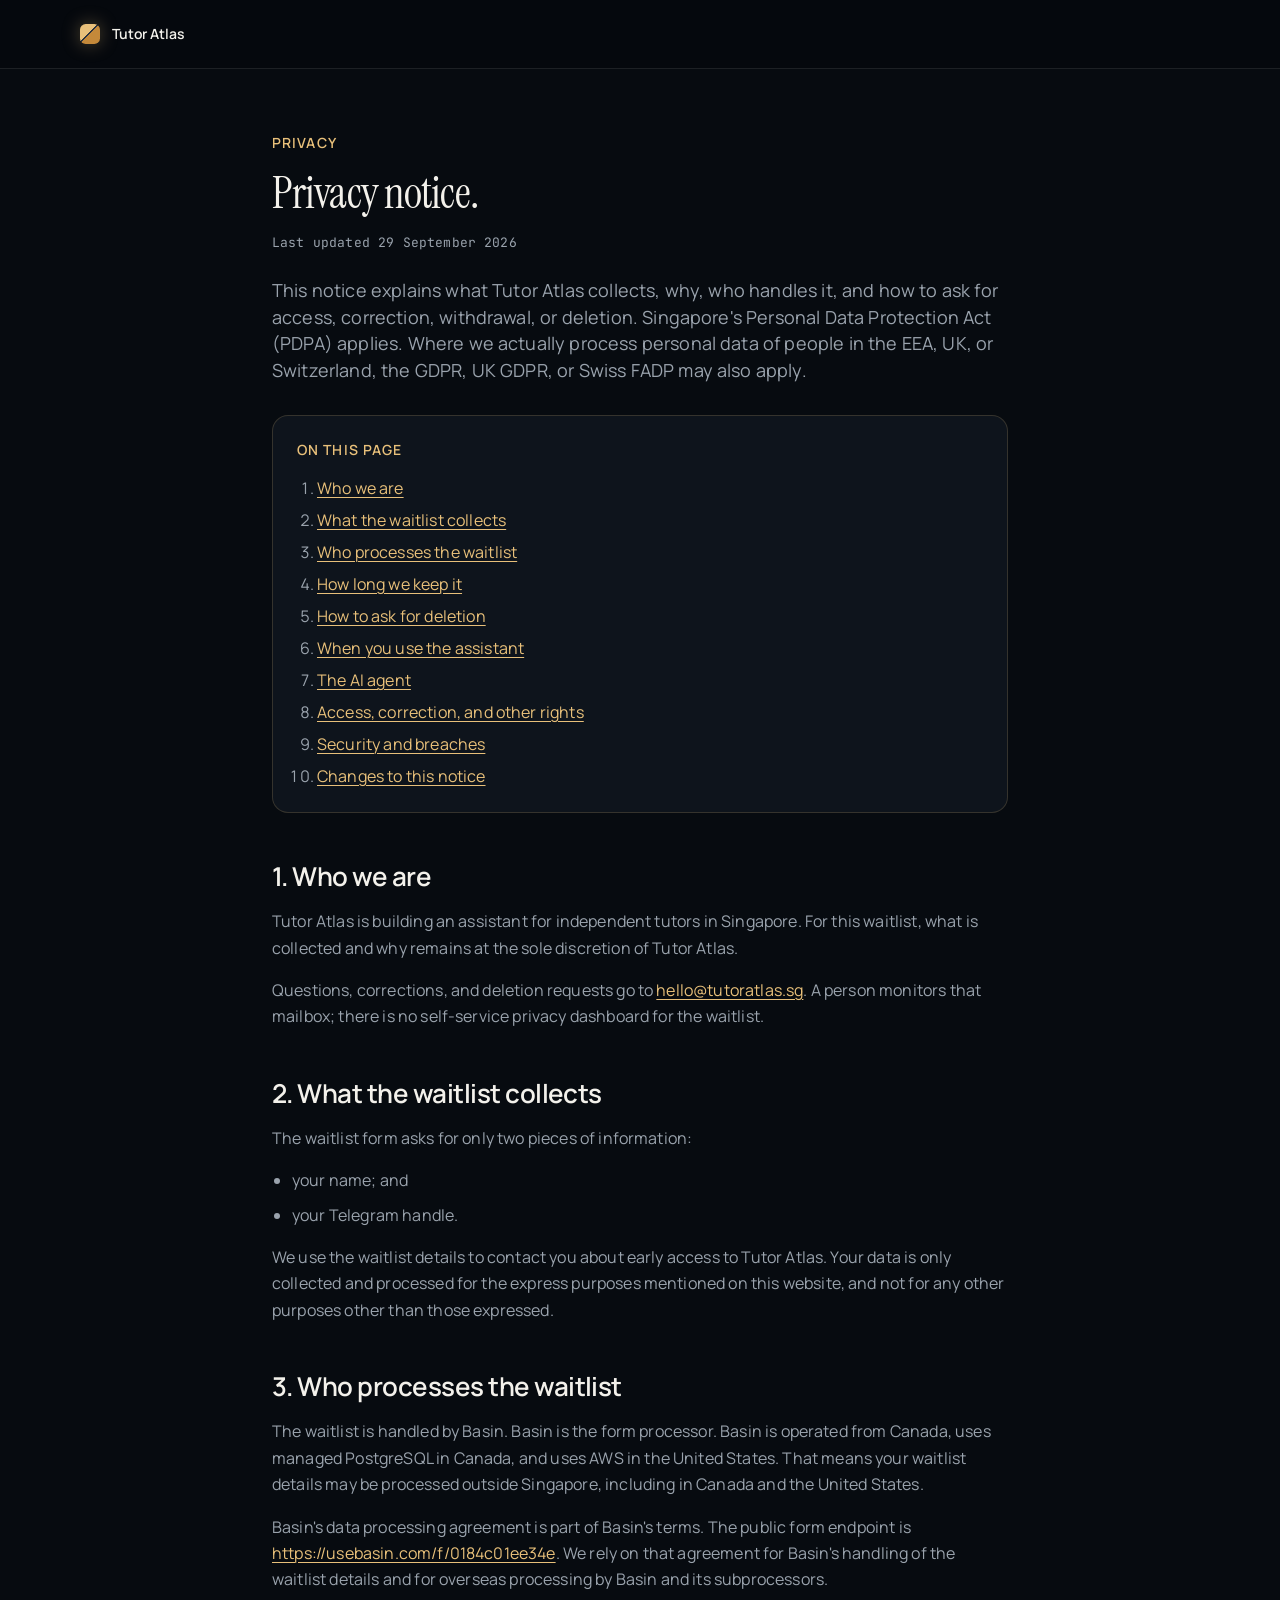
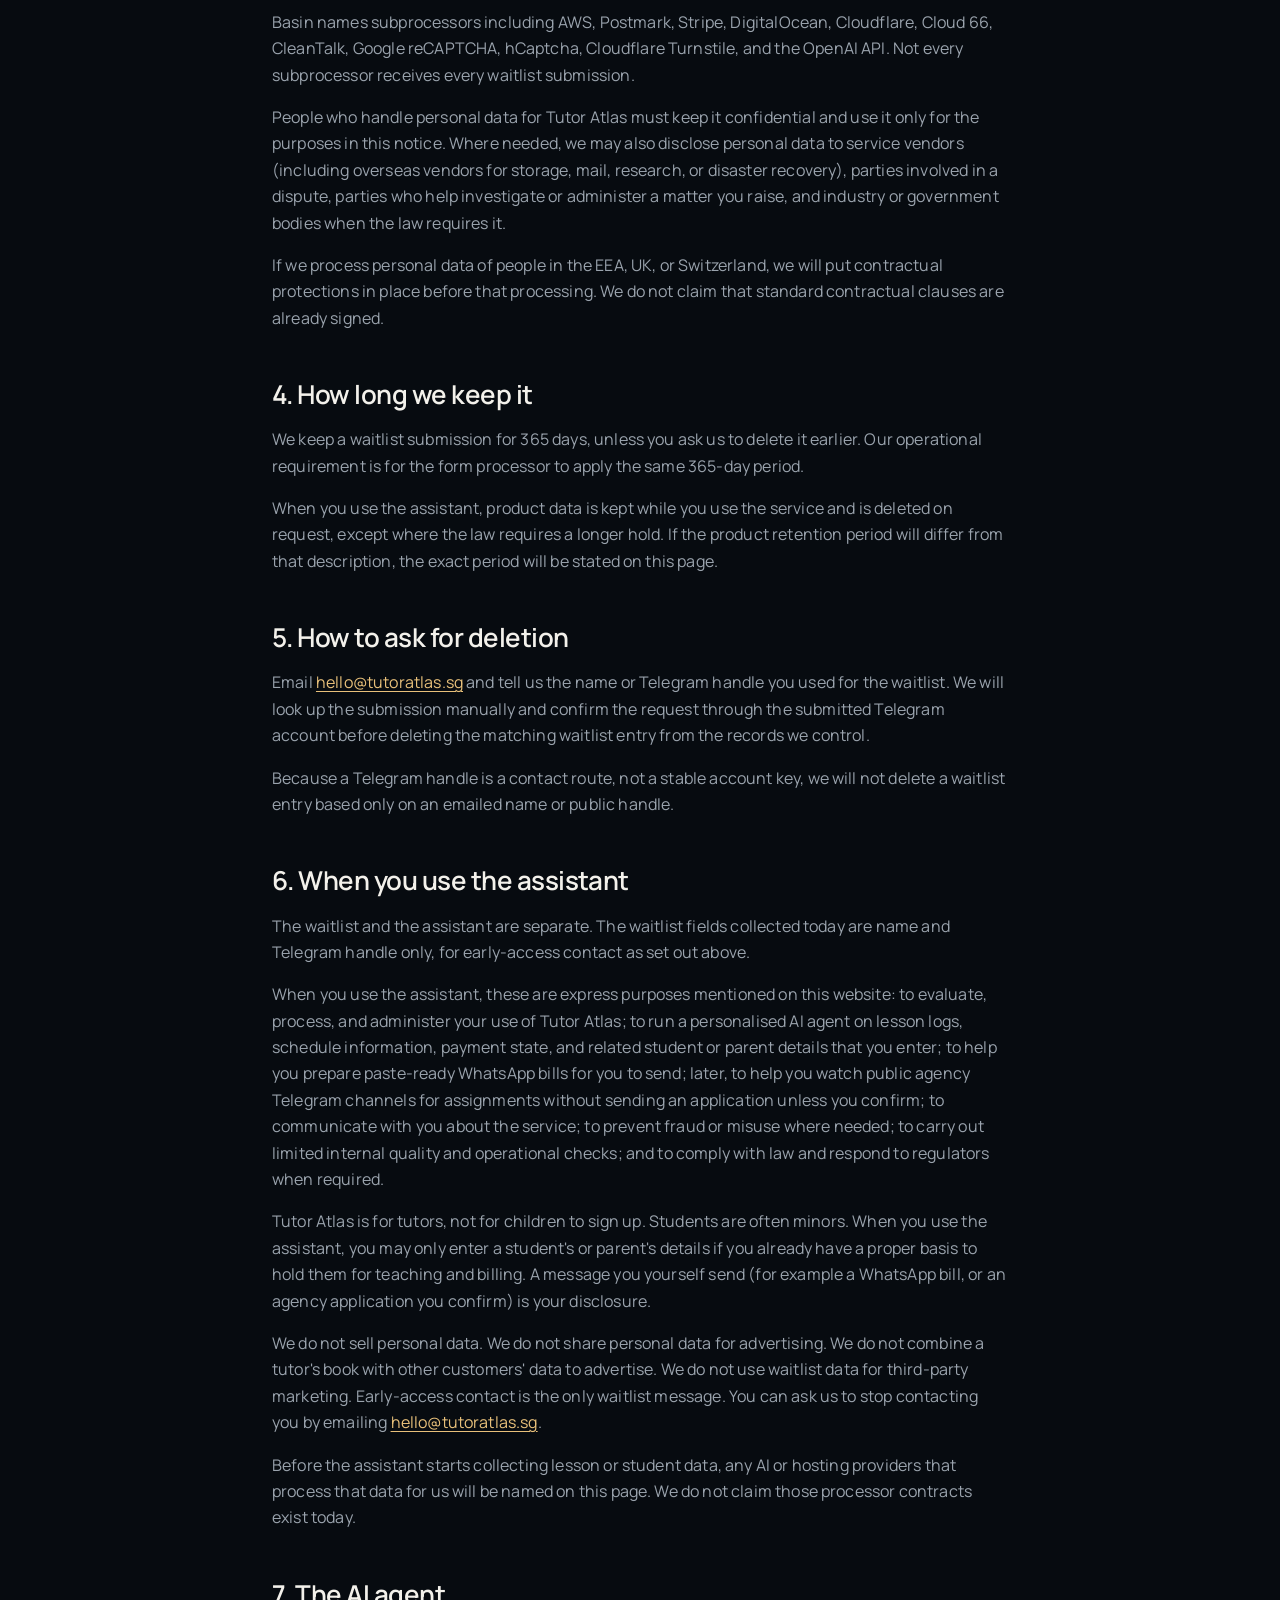
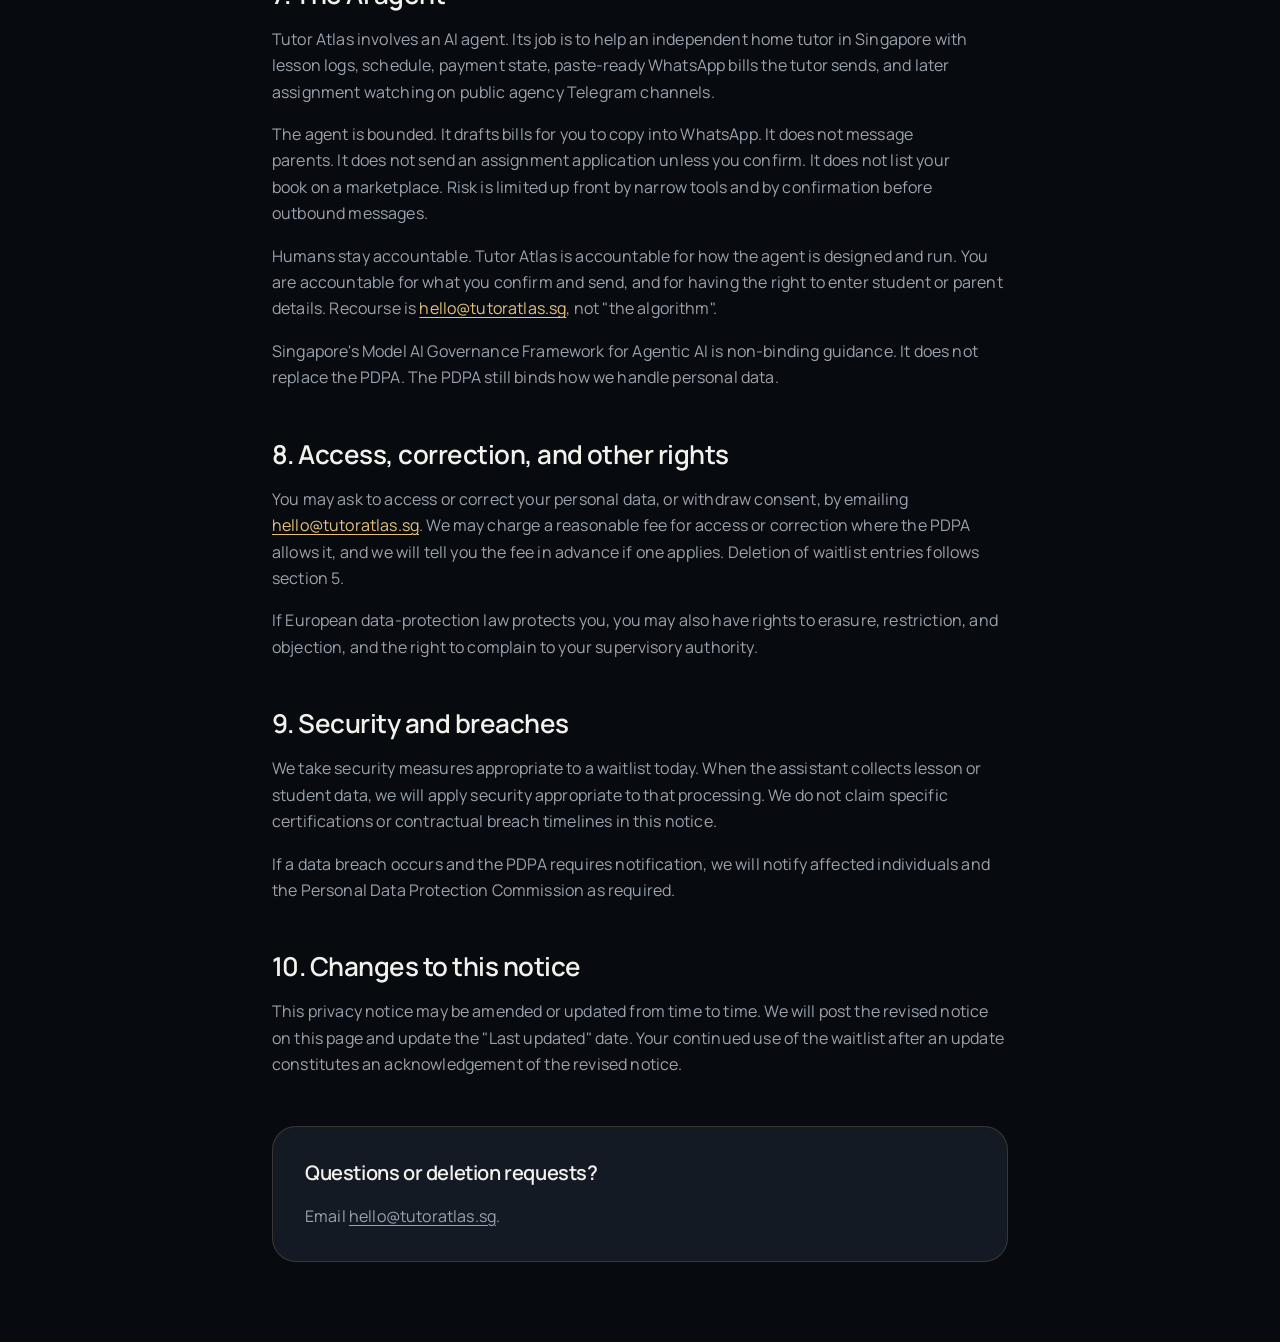
<file: privacy.html>
<!DOCTYPE html>
<html lang="en-GB">
<head>
  <meta charset="utf-8">
  <meta name="viewport" content="width=device-width, initial-scale=1">
  <title>Privacy · Tutor Atlas</title>
  <meta name="description" content="Privacy notice for Tutor Atlas: the waitlist today, the assistant when you use it, who processes your data, and how to ask for access or deletion.">
  <meta name="robots" content="noindex, nofollow">
  <link rel="canonical" href="https://tutor.tutoratlas.sg/privacy.html">
  <link rel="icon" href="/favicon.svg" type="image/svg+xml">
  <link rel="preconnect" href="https://fonts.googleapis.com">
  <link rel="preconnect" href="https://fonts.gstatic.com" crossorigin>
  <link href="https://fonts.googleapis.com/css2?family=Instrument+Serif:ital@0;1&family=Manrope:wght@400;500;600;700&family=JetBrains+Mono:wght@400;500&display=swap" rel="stylesheet">
  <link rel="stylesheet" href="/styles.css?v=tut-117-privacy">
</head>
<body>
  <a class="skip-link" href="#main">Skip to content</a>

  <header class="legal-header">
    <a class="brand" href="/">
      <span class="brand-mark" aria-hidden="true"></span>
      <span class="brand-name">Tutor Atlas</span>
    </a>
  </header>

  <main class="legal-main" id="main">
    <div class="legal-inner">
      <p class="eyebrow">Privacy</p>
      <h1 class="legal-title">Privacy notice.</h1>
      <p class="legal-dates">Last updated 29 September 2026</p>

      <p class="legal-standfirst">
        This notice explains what Tutor Atlas collects, why, who handles it, and how to ask for
        access, correction, withdrawal, or deletion. Singapore's Personal Data Protection Act
        (PDPA) applies. Where we actually process personal data of people in the EEA, UK, or
        Switzerland, the GDPR, UK GDPR, or Swiss FADP may also apply.
      </p>

      <nav class="legal-toc" aria-label="On this page">
        <h2>On this page</h2>
        <ol>
          <li><a href="#who">Who we are</a></li>
          <li><a href="#collect">What the waitlist collects</a></li>
          <li><a href="#processor">Who processes the waitlist</a></li>
          <li><a href="#retention">How long we keep it</a></li>
          <li><a href="#deletion">How to ask for deletion</a></li>
          <li><a href="#assistant">When you use the assistant</a></li>
          <li><a href="#agent">The AI agent</a></li>
          <li><a href="#rights">Access, correction, and other rights</a></li>
          <li><a href="#security">Security and breaches</a></li>
          <li><a href="#changes">Changes to this notice</a></li>
        </ol>
      </nav>

      <section class="legal-section" id="who">
        <h2>1. Who we are</h2>
        <p>
          Tutor Atlas is building an assistant for independent tutors in Singapore. For this
          waitlist, what is collected and why remains at the sole discretion of Tutor Atlas.
        </p>
        <p>
          Questions, corrections, and deletion requests go to
          <a href="mailto:hello@tutoratlas.sg">hello@tutoratlas.sg</a>. A person monitors that
          mailbox; there is no self-service privacy dashboard for the waitlist.
        </p>
      </section>

      <section class="legal-section" id="collect">
        <h2>2. What the waitlist collects</h2>
        <p>
          The waitlist form asks for only two pieces of information:
        </p>
        <ul>
          <li>your name; and</li>
          <li>your Telegram handle.</li>
        </ul>
        <p>
          We use the waitlist details to contact you about early access to Tutor Atlas. Your data
          is only collected and processed for the express purposes mentioned on this website, and
          not for any other purposes other than those expressed.
        </p>
      </section>

      <section class="legal-section" id="processor">
        <h2>3. Who processes the waitlist</h2>
        <p>
          The waitlist is handled by Basin. Basin is the form processor. Basin is operated from
          Canada, uses managed PostgreSQL in Canada, and uses AWS in the United States. That means
          your waitlist details may be processed outside Singapore, including in Canada and the
          United States.
        </p>
        <p>
          Basin's data processing agreement is part of Basin's terms. The public form endpoint is
          <a href="https://usebasin.com/f/0184c01ee34e">https://usebasin.com/f/0184c01ee34e</a>.
          We rely on that agreement for Basin's handling of the waitlist details and for overseas
          processing by Basin and its subprocessors.
        </p>
        <p>
          Basin names subprocessors including AWS, Postmark, Stripe, DigitalOcean, Cloudflare,
          Cloud 66, CleanTalk, Google reCAPTCHA, hCaptcha, Cloudflare Turnstile, and the OpenAI
          API. Not every subprocessor receives every waitlist submission.
        </p>
        <p>
          People who handle personal data for Tutor Atlas must keep it confidential and use it only
          for the purposes in this notice. Where needed, we may also disclose personal data to
          service vendors (including overseas vendors for storage, mail, research, or disaster
          recovery), parties involved in a dispute, parties who help investigate or administer a
          matter you raise, and industry or government bodies when the law requires it.
        </p>
        <p>
          If we process personal data of people in the EEA, UK, or Switzerland, we will put
          contractual protections in place before that processing. We do not claim that standard
          contractual clauses are already signed.
        </p>
      </section>

      <section class="legal-section" id="retention">
        <h2>4. How long we keep it</h2>
        <p>
          We keep a waitlist submission for 365 days, unless you ask us to delete it earlier. Our
          operational requirement is for the form processor to apply the same 365-day period.
        </p>
        <p>
          When you use the assistant, product data is kept while you use the service and is deleted
          on request, except where the law requires a longer hold. If the product retention period
          will differ from that description, the exact period will be stated on this page.
        </p>
      </section>

      <section class="legal-section" id="deletion">
        <h2>5. How to ask for deletion</h2>
        <p>
          Email <a href="mailto:hello@tutoratlas.sg">hello@tutoratlas.sg</a> and tell us the name
          or Telegram handle you used for the waitlist. We will look up the submission manually and
          confirm the request through the submitted Telegram account before deleting the matching
          waitlist entry from the records we control.
        </p>
        <p>
          Because a Telegram handle is a contact route, not a stable account key, we will not delete
          a waitlist entry based only on an emailed name or public handle.
        </p>
      </section>

      <section class="legal-section" id="assistant">
        <h2>6. When you use the assistant</h2>
        <p>
          The waitlist and the assistant are separate. The waitlist fields collected today are name
          and Telegram handle only, for early-access contact as set out above.
        </p>
        <p>
          When you use the assistant, these are express purposes mentioned on this website: to
          evaluate, process, and administer your use of Tutor Atlas; to run a personalised AI agent
          on lesson logs, schedule information, payment state, and related student or parent
          details that you enter; to help you prepare paste-ready WhatsApp bills for you to send;
          later, to help you watch public agency Telegram channels for assignments without sending
          an application unless you confirm; to communicate with you about the service; to prevent
          fraud or misuse where needed; to carry out limited internal quality and operational
          checks; and to comply with law and respond to regulators when required.
        </p>
        <p>
          Tutor Atlas is for tutors, not for children to sign up. Students are often minors. When
          you use the assistant, you may only enter a student's or parent's details if you already
          have a proper basis to hold them for teaching and billing. A message you yourself send
          (for example a WhatsApp bill, or an agency application you confirm) is your disclosure.
        </p>
        <p>
          We do not sell personal data. We do not share personal data for advertising. We do not
          combine a tutor's book with other customers' data to advertise. We do not use waitlist
          data for third-party marketing. Early-access contact is the only waitlist message. You
          can ask us to stop contacting you by emailing
          <a href="mailto:hello@tutoratlas.sg">hello@tutoratlas.sg</a>.
        </p>
        <p>
          Before the assistant starts collecting lesson or student data, any AI or hosting
          providers that process that data for us will be named on this page. We do not claim those
          processor contracts exist today.
        </p>
      </section>

      <section class="legal-section" id="agent">
        <h2>7. The AI agent</h2>
        <p>
          Tutor Atlas involves an AI agent. Its job is to help an independent home tutor in
          Singapore with lesson logs, schedule, payment state, paste-ready WhatsApp bills the tutor
          sends, and later assignment watching on public agency Telegram channels.
        </p>
        <p>
          The agent is bounded. It drafts bills for you to copy into WhatsApp. It does not message
          parents. It does not send an assignment application unless you confirm. It does not list
          your book on a marketplace. Risk is limited up front by narrow tools and by confirmation
          before outbound messages.
        </p>
        <p>
          Humans stay accountable. Tutor Atlas is accountable for how the agent is designed and
          run. You are accountable for what you confirm and send, and for having the right to enter
          student or parent details. Recourse is
          <a href="mailto:hello@tutoratlas.sg">hello@tutoratlas.sg</a>, not "the algorithm".
        </p>
        <p>
          Singapore's Model AI Governance Framework for Agentic AI is non-binding guidance. It does
          not replace the PDPA. The PDPA still binds how we handle personal data.
        </p>
      </section>

      <section class="legal-section" id="rights">
        <h2>8. Access, correction, and other rights</h2>
        <p>
          You may ask to access or correct your personal data, or withdraw consent, by emailing
          <a href="mailto:hello@tutoratlas.sg">hello@tutoratlas.sg</a>. We may charge a reasonable
          fee for access or correction where the PDPA allows it, and we will tell you the fee in
          advance if one applies. Deletion of waitlist entries follows section 5.
        </p>
        <p>
          If European data-protection law protects you, you may also have rights to erasure,
          restriction, and objection, and the right to complain to your supervisory authority.
        </p>
      </section>

      <section class="legal-section" id="security">
        <h2>9. Security and breaches</h2>
        <p>
          We take security measures appropriate to a waitlist today. When the assistant collects
          lesson or student data, we will apply security appropriate to that processing. We do not
          claim specific certifications or contractual breach timelines in this notice.
        </p>
        <p>
          If a data breach occurs and the PDPA requires notification, we will notify affected
          individuals and the Personal Data Protection Commission as required.
        </p>
      </section>

      <section class="legal-section" id="changes">
        <h2>10. Changes to this notice</h2>
        <p>
          This privacy notice may be amended or updated from time to time. We will post the revised
          notice on this page and update the "Last updated" date. Your continued use of the
          waitlist after an update constitutes an acknowledgement of the revised notice.
        </p>
      </section>

      <section class="legal-contact" aria-label="Contact Tutor Atlas">
        <h2>Questions or deletion requests?</h2>
        <p>Email <a href="mailto:hello@tutoratlas.sg">hello@tutoratlas.sg</a>.</p>
      </section>
    </div>
  </main>
</body>
</html>
</file>
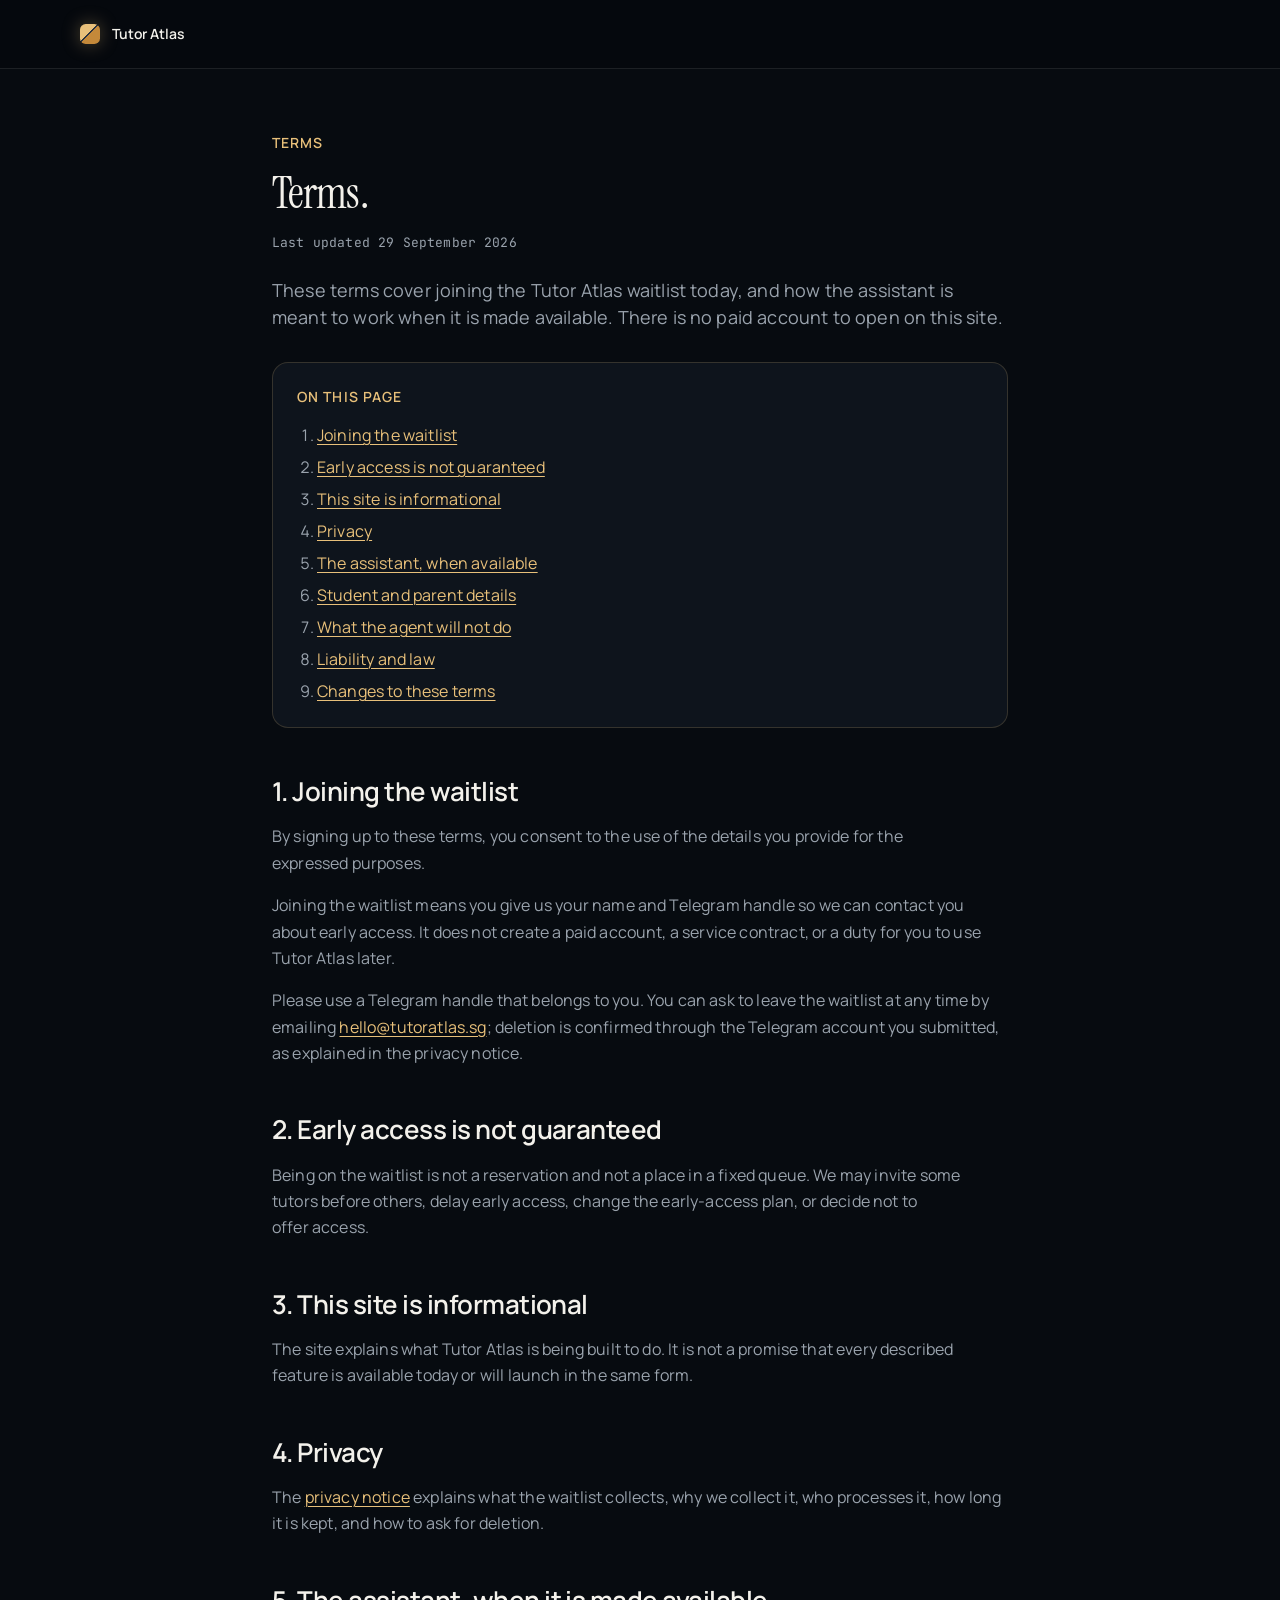
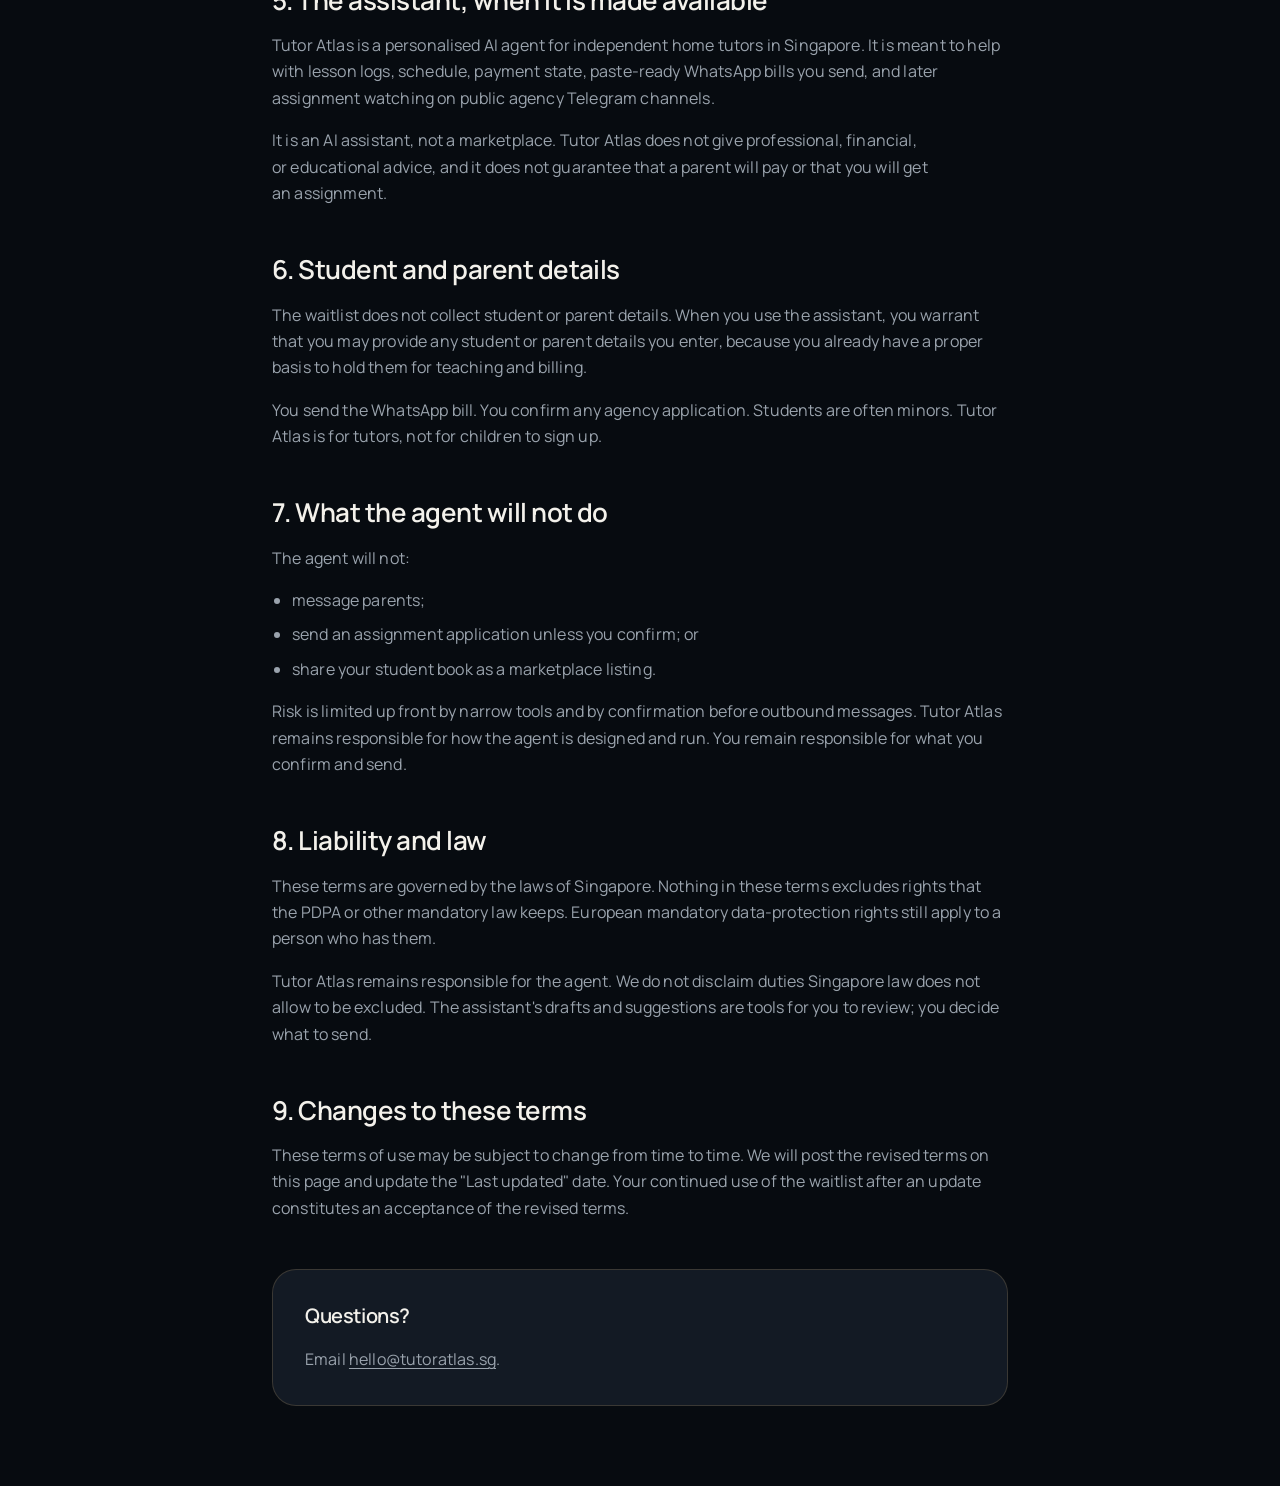
<file: terms.html>
<!DOCTYPE html>
<html lang="en-GB">
<head>
  <meta charset="utf-8">
  <meta name="viewport" content="width=device-width, initial-scale=1">
  <title>Terms · Tutor Atlas</title>
  <meta name="description" content="Terms for the Tutor Atlas waitlist and, when available, the AI assistant for independent home tutors in Singapore.">
  <meta name="robots" content="noindex, nofollow">
  <link rel="canonical" href="https://tutor.tutoratlas.sg/terms.html">
  <link rel="icon" href="/favicon.svg" type="image/svg+xml">
  <link rel="preconnect" href="https://fonts.googleapis.com">
  <link rel="preconnect" href="https://fonts.gstatic.com" crossorigin>
  <link href="https://fonts.googleapis.com/css2?family=Instrument+Serif:ital@0;1&family=Manrope:wght@400;500;600;700&family=JetBrains+Mono:wght@400;500&display=swap" rel="stylesheet">
  <link rel="stylesheet" href="/styles.css?v=tut-117-privacy">
</head>
<body>
  <a class="skip-link" href="#main">Skip to content</a>

  <header class="legal-header">
    <a class="brand" href="/">
      <span class="brand-mark" aria-hidden="true"></span>
      <span class="brand-name">Tutor Atlas</span>
    </a>
  </header>

  <main class="legal-main" id="main">
    <div class="legal-inner">
      <p class="eyebrow">Terms</p>
      <h1 class="legal-title">Terms.</h1>
      <p class="legal-dates">Last updated 29 September 2026</p>

      <p class="legal-standfirst">
        These terms cover joining the Tutor Atlas waitlist today, and how the assistant is meant to
        work when it is made available. There is no paid account to open on this site.
      </p>

      <nav class="legal-toc" aria-label="On this page">
        <h2>On this page</h2>
        <ol>
          <li><a href="#waitlist">Joining the waitlist</a></li>
          <li><a href="#access">Early access is not guaranteed</a></li>
          <li><a href="#site">This site is informational</a></li>
          <li><a href="#privacy">Privacy</a></li>
          <li><a href="#assistant">The assistant, when available</a></li>
          <li><a href="#students">Student and parent details</a></li>
          <li><a href="#limits">What the agent will not do</a></li>
          <li><a href="#liability">Liability and law</a></li>
          <li><a href="#changes">Changes to these terms</a></li>
        </ol>
      </nav>

      <section class="legal-section" id="waitlist">
        <h2>1. Joining the waitlist</h2>
        <p>
          By signing up to these terms, you consent to the use of the details you provide for the
          expressed purposes.
        </p>
        <p>
          Joining the waitlist means you give us your name and Telegram handle so we can contact
          you about early access. It does not create a paid account, a service contract, or a duty
          for you to use Tutor Atlas later.
        </p>
        <p>
          Please use a Telegram handle that belongs to you. You can ask to leave the waitlist at any
          time by emailing <a href="mailto:hello@tutoratlas.sg">hello@tutoratlas.sg</a>; deletion is
          confirmed through the Telegram account you submitted, as explained in the privacy notice.
        </p>
      </section>

      <section class="legal-section" id="access">
        <h2>2. Early access is not guaranteed</h2>
        <p>
          Being on the waitlist is not a reservation and not a place in a fixed queue. We may
          invite some tutors before others, delay early access, change the early-access plan, or
          decide not to offer access.
        </p>
      </section>

      <section class="legal-section" id="site">
        <h2>3. This site is informational</h2>
        <p>
          The site explains what Tutor Atlas is being built to do. It is not a promise that every
          described feature is available today or will launch in the same form.
        </p>
      </section>

      <section class="legal-section" id="privacy">
        <h2>4. Privacy</h2>
        <p>
          The <a href="/privacy.html">privacy notice</a> explains what the waitlist
          collects, why we collect it, who processes it, how long it is kept, and how to ask for
          deletion.
        </p>
      </section>

      <section class="legal-section" id="assistant">
        <h2>5. The assistant, when it is made available</h2>
        <p>
          Tutor Atlas is a personalised AI agent for independent home tutors in Singapore. It is
          meant to help with lesson logs, schedule, payment state, paste-ready WhatsApp bills you
          send, and later assignment watching on public agency Telegram channels.
        </p>
        <p>
          It is an AI assistant, not a marketplace. Tutor Atlas does not give professional,
          financial, or educational advice, and it does not guarantee that a parent will pay or that
          you will get an assignment.
        </p>
      </section>

      <section class="legal-section" id="students">
        <h2>6. Student and parent details</h2>
        <p>
          The waitlist does not collect student or parent details. When you use the assistant, you
          warrant that you may provide any student or parent details you enter, because you already
          have a proper basis to hold them for teaching and billing.
        </p>
        <p>
          You send the WhatsApp bill. You confirm any agency application. Students are often
          minors. Tutor Atlas is for tutors, not for children to sign up.
        </p>
      </section>

      <section class="legal-section" id="limits">
        <h2>7. What the agent will not do</h2>
        <p>The agent will not:</p>
        <ul>
          <li>message parents;</li>
          <li>send an assignment application unless you confirm; or</li>
          <li>share your student book as a marketplace listing.</li>
        </ul>
        <p>
          Risk is limited up front by narrow tools and by confirmation before outbound messages.
          Tutor Atlas remains responsible for how the agent is designed and run. You remain
          responsible for what you confirm and send.
        </p>
      </section>

      <section class="legal-section" id="liability">
        <h2>8. Liability and law</h2>
        <p>
          These terms are governed by the laws of Singapore. Nothing in these terms excludes rights
          that the PDPA or other mandatory law keeps. European mandatory data-protection rights
          still apply to a person who has them.
        </p>
        <p>
          Tutor Atlas remains responsible for the agent. We do not disclaim duties Singapore law
          does not allow to be excluded. The assistant's drafts and suggestions are tools for you
          to review; you decide what to send.
        </p>
      </section>

      <section class="legal-section" id="changes">
        <h2>9. Changes to these terms</h2>
        <p>
          These terms of use may be subject to change from time to time. We will post the revised
          terms on this page and update the "Last updated" date. Your continued use of the waitlist
          after an update constitutes an acceptance of the revised terms.
        </p>
      </section>

      <section class="legal-contact" aria-label="Contact Tutor Atlas">
        <h2>Questions?</h2>
        <p>Email <a href="mailto:hello@tutoratlas.sg">hello@tutoratlas.sg</a>.</p>
      </section>
    </div>
  </main>
</body>
</html>
</file>
<file: styles.css>
/* Tutor Atlas waitlist v2 — Elaya landing-page-design + cinematic agent hero */

:root {
  --bg: #070b10;
  --bg-elevated: #0e141c;
  --bg-panel: #131a24;
  --bg-soft: #181818;
  --text: #f3f1eb;
  --text-muted: #9aa3ad;
  --text-soft: #6f7883;
  --accent: #c4893a;
  --accent-bright: #e8c07a;
  --accent-hot: #ffd38a;
  --accent-ink: #1a1208;
  --line: rgba(243, 241, 235, 0.1);
  --danger: #d96b6b;
  --glass: rgba(14, 20, 30, 0.62);
  --glass-strong: rgba(7, 11, 16, 0.82);
  --glass-border: rgba(232, 192, 122, 0.18);
  --shadow-soft: 0 24px 80px rgba(0, 0, 0, 0.45);
  --ease-fluid: cubic-bezier(0.32, 0.72, 0, 1);
  --font-sans: "Manrope", sans-serif;
  --font-display: "Instrument Serif", Georgia, serif;
  --font-mono: "JetBrains Mono", ui-monospace, monospace;
  --radius-sm: 0.375rem;
  --radius-md: 0.5rem;
  --radius-lg: 0.75rem;
  --radius-xl: 1rem;
  --radius-2xl: 1.5rem;
  --radius-full: 9999px;
  --space-50: 0.25rem;
  --space-75: 0.5rem;
  --space-100: 0.75rem;
  --space-200: 1rem;
  --space-300: 1.5rem;
  --space-400: 2rem;
  --space-500: 2.5rem;
  --space-600: 3rem;
  --space-700: 4rem;
  --space-800: 5rem;
  --space-900: 6rem;
  --max: 1120px;
  --hero-copy-max: 720px;
}

*,
*::before,
*::after {
  box-sizing: border-box;
}

html {
  scroll-behavior: smooth;
}

html,
body {
  overflow-x: clip;
}

body {
  margin: 0;
  font-family: var(--font-sans);
  font-size: 1rem;
  line-height: 1.5rem;
  font-weight: 400;
  letter-spacing: 0.01em;
  color: var(--text);
  background: var(--bg);
  -webkit-font-smoothing: antialiased;
  text-rendering: optimizeLegibility;
}

img,
svg {
  display: block;
  max-width: 100%;
}

a {
  color: inherit;
  text-decoration-thickness: 1px;
  text-underline-offset: 0.2em;
}

a:hover {
  color: var(--accent-bright);
}

[hidden] {
  display: none !important;
}

:focus-visible {
  outline: 2px solid var(--accent-bright);
  outline-offset: 3px;
}

.skip-link {
  position: absolute;
  left: var(--space-200);
  top: -100px;
  z-index: 1000;
  padding: var(--space-75) var(--space-100);
  border-radius: var(--radius-md);
  background: var(--accent-bright);
  color: var(--accent-ink);
  text-decoration: none;
  font-weight: 600;
}

.skip-link:focus {
  top: var(--space-200);
}

/* Type */
h1,
h2,
h3,
.brand-hero,
.brand-name {
  font-style: normal;
  font-weight: 600;
  letter-spacing: -0.02em;
  text-wrap: balance;
}

h1,
.brand-hero {
  font-family: var(--font-display);
  font-weight: 400;
}

h2,
h3,
.brand-name {
  font-family: var(--font-sans);
  font-weight: 600;
}

h1,
h2,
h3,
p {
  margin: 0;
}

p,
li,
label,
summary,
.section-lead,
.hero-lead,
.hero-lead p,
.hero-note,
.form-note {
  text-wrap: pretty;
}

.eyebrow {
  margin: 0 0 var(--space-200);
  font-size: 0.875rem;
  line-height: 1.25rem;
  font-weight: 600;
  letter-spacing: 0.08em;
  text-transform: uppercase;
  color: var(--accent-bright);
}

.section {
  padding: var(--space-800) var(--space-200);
  background: var(--bg);
}

.section-inner {
  max-width: var(--max);
  margin: 0 auto;
}

.section h2 {
  max-width: 22ch;
  font-size: clamp(1.75rem, 5.5vw, 2.25rem);
  line-height: 1.15;
  color: var(--text);
}

.section-lead {
  max-width: 42rem;
  margin-top: var(--space-200);
  font-size: 1.125rem;
  line-height: 1.65rem;
  color: var(--text-muted);
}

/* Buttons */
.btn {
  display: inline-flex;
  align-items: center;
  justify-content: center;
  gap: var(--space-75);
  min-height: 2.5rem;
  padding: 0.5rem 0.75rem;
  border: 1px solid transparent;
  border-radius: var(--radius-full);
  font-family: var(--font-sans);
  font-size: 1rem;
  line-height: 1.5rem;
  font-weight: 600;
  text-decoration: none;
  cursor: pointer;
  transition:
    transform 700ms var(--ease-fluid),
    background-color 700ms var(--ease-fluid),
    color 700ms var(--ease-fluid),
    border-color 700ms var(--ease-fluid),
    box-shadow 700ms var(--ease-fluid);
}

.btn:active {
  transform: scale(0.98);
}

.btn-primary {
  background: #fff;
  color: #0a0a0a;
  box-shadow: 0 0 0 1px rgba(255, 255, 255, 0.08), 0 12px 40px rgba(232, 192, 122, 0.18);
}

.btn-primary:hover {
  color: #0a0a0a;
  background: var(--accent-hot);
  transform: translateY(-1px);
}

.btn-secondary,
.btn-nav {
  background: rgba(255, 255, 255, 0.06);
  color: var(--text);
  border-color: rgba(255, 255, 255, 0.16);
  backdrop-filter: blur(16px);
}

.btn-secondary:hover,
.btn-nav:hover {
  color: var(--text);
  background: rgba(255, 255, 255, 0.12);
}

.btn-block {
  width: 100%;
}

.btn.is-loading {
  opacity: 0.72;
  cursor: wait;
}

/* Fluid island nav */
.site-header {
  position: fixed;
  inset: 0 0 auto 0;
  z-index: 50;
  pointer-events: none;
  padding:
    calc(var(--space-300) + env(safe-area-inset-top, 0px))
    max(var(--space-200), env(safe-area-inset-right, 0px))
    0
    max(var(--space-200), env(safe-area-inset-left, 0px));
}

.fluid-nav {
  pointer-events: auto;
  width: max-content;
  max-width: calc(100% - 0px);
  margin: 0 auto;
  display: flex;
  align-items: center;
  gap: var(--space-200);
  padding: 0.5rem 0.5rem 0.5rem 0.75rem;
  border-radius: var(--radius-full);
  background: var(--glass);
  border: 1px solid rgba(255, 255, 255, 0.1);
  backdrop-filter: blur(28px) saturate(1.2);
  -webkit-backdrop-filter: blur(28px) saturate(1.2);
  box-shadow: var(--shadow-soft);
  transition: width 700ms var(--ease-fluid), border-radius 700ms var(--ease-fluid);
}

.brand {
  display: inline-flex;
  align-items: center;
  gap: 0.625rem;
  text-decoration: none;
  color: var(--text);
  padding-right: var(--space-75);
}

.brand:hover {
  color: var(--text);
}

.brand-mark {
  width: 1.25rem;
  height: 1.25rem;
  border-radius: 0.35rem;
  background:
    linear-gradient(135deg, var(--accent-bright) 0 45%, transparent 45%),
    linear-gradient(315deg, var(--accent) 0 50%, #2a3340 50%);
  box-shadow: 0 0 18px rgba(232, 192, 122, 0.35);
  flex-shrink: 0;
}

.brand-name {
  font-size: 0.875rem;
  line-height: 1.25rem;
  letter-spacing: -0.01em;
}

.nav-toggle {
  display: inline-flex;
  align-items: center;
  gap: var(--space-75);
  margin-left: auto;
  min-height: 2.25rem;
  padding: 0.375rem 0.75rem;
  border: 0;
  border-radius: var(--radius-full);
  background: transparent;
  color: var(--text);
  font: inherit;
  font-size: 0.875rem;
  font-weight: 600;
  cursor: pointer;
}

.hamburger {
  position: relative;
  width: 1rem;
  height: 0.75rem;
}

.hamburger span {
  position: absolute;
  left: 0;
  width: 100%;
  height: 1.5px;
  border-radius: 2px;
  background: currentColor;
  transition: transform 700ms var(--ease-fluid), top 700ms var(--ease-fluid), opacity 700ms var(--ease-fluid);
}

.hamburger span:first-child {
  top: 0.15rem;
}

.hamburger span:last-child {
  top: 0.5rem;
}

.fluid-nav.is-open .hamburger span:first-child {
  top: 0.35rem;
  transform: rotate(45deg);
}

.fluid-nav.is-open .hamburger span:last-child {
  top: 0.35rem;
  transform: rotate(-45deg);
}

.nav-panel {
  display: none;
}

.nav-links {
  list-style: none;
  margin: 0;
  padding: 0;
  display: flex;
  align-items: center;
  gap: var(--space-100);
}

.nav-links a {
  text-decoration: none;
  font-size: 0.875rem;
  line-height: 1.25rem;
  font-weight: 500;
  color: var(--text-muted);
  padding: 0.375rem 0.5rem;
  border-radius: var(--radius-md);
  transition: color 700ms var(--ease-fluid), background-color 700ms var(--ease-fluid);
}

.nav-links a:hover {
  color: var(--text);
  background: rgba(255, 255, 255, 0.06);
}

@media (max-width: 899px) {
  .fluid-nav {
    width: calc(100% - 0px);
    max-width: 28rem;
    justify-content: space-between;
  }

  .fluid-nav.is-open {
    position: fixed;
    inset:
      calc(var(--space-300) + env(safe-area-inset-top, 0px))
      max(var(--space-200), env(safe-area-inset-right, 0px))
      auto
      max(var(--space-200), env(safe-area-inset-left, 0px));
    width: auto;
    max-width: none;
    flex-direction: column;
    align-items: stretch;
    border-radius: var(--radius-2xl);
    padding: var(--space-200);
    background: var(--glass-strong);
    z-index: 60;
  }

  .fluid-nav.is-open .nav-panel {
    display: flex;
    flex-direction: column;
    gap: var(--space-200);
    margin-top: var(--space-200);
    padding-top: var(--space-200);
    border-top: 1px solid var(--line);
  }

  .fluid-nav.is-open .nav-links {
    flex-direction: column;
    align-items: stretch;
    gap: var(--space-75);
  }

  .fluid-nav.is-open .nav-links li {
    opacity: 0;
    transform: translateY(3rem);
    animation: navRise 700ms var(--ease-fluid) forwards;
    animation-delay: calc(100ms + var(--i) * 50ms);
  }

  .fluid-nav.is-open .nav-links a {
    display: block;
    padding: 0.75rem;
    font-size: 1.125rem;
    line-height: 1.75rem;
    color: var(--text);
  }

  .fluid-nav.is-open .btn-nav {
    width: 100%;
  }
}

@media (min-width: 900px) {
  .nav-toggle {
    display: none;
  }

  .nav-panel {
    display: flex;
    align-items: center;
    gap: var(--space-200);
  }

  .btn-nav {
    font-size: 0.875rem;
    min-height: 2.25rem;
    padding: 0.375rem 0.875rem;
  }
}

@keyframes navRise {
  to {
    opacity: 1;
    transform: translateY(0);
  }
}

/* Hero — one composition, full bleed */
.hero {
  --nav-clearance: calc(6.25rem + env(safe-area-inset-top, 0px));
  position: relative;
  min-height: 100svh;
  display: flex;
  flex-direction: column;
  justify-content: flex-end;
  padding:
    var(--nav-clearance)
    max(var(--space-200), env(safe-area-inset-right, 0px))
    calc(var(--space-700) + env(safe-area-inset-bottom, 0px))
    max(var(--space-200), env(safe-area-inset-left, 0px));
  overflow-x: clip;
  overflow-y: visible;
  background: #05080d;
}

.hero-atmosphere {
  position: absolute;
  inset: 0;
  pointer-events: none;
}

.sky {
  position: absolute;
  inset: 0;
  background:
    radial-gradient(ellipse 90% 55% at 50% 18%, rgba(196, 137, 58, 0.28), transparent 60%),
    radial-gradient(ellipse 70% 45% at 50% 100%, rgba(20, 40, 70, 0.55), transparent 70%),
    linear-gradient(180deg, #04070c 0%, #0a1524 42%, #071018 72%, #05080d 100%);
}

.horizon {
  position: absolute;
  left: -10%;
  right: -10%;
  bottom: 0;
  height: 42%;
  background:
    radial-gradient(ellipse 80% 60% at 50% 100%, rgba(8, 18, 30, 0.95), transparent 70%),
    linear-gradient(180deg, transparent, rgba(3, 6, 10, 0.85));
}

.beams {
  position: absolute;
  inset: 0;
  display: flex;
  justify-content: center;
  gap: clamp(0.5rem, 1.8vw, 1.25rem);
  padding-top: 0;
  mask-image: linear-gradient(180deg, transparent 0%, #000 18%, #000 62%, transparent 92%);
}

.beams span {
  width: clamp(2px, 0.45vw, 5px);
  height: 78%;
  margin-top: 0;
  border-radius: var(--radius-full);
  background: linear-gradient(
    180deg,
    transparent 0%,
    rgba(255, 211, 138, 0.15) 12%,
    rgba(232, 192, 122, 0.75) 38%,
    rgba(196, 137, 58, 0.35) 70%,
    transparent 100%
  );
  box-shadow: 0 0 24px rgba(232, 192, 122, 0.35);
  animation: beamPulse 4.8s var(--ease-fluid) infinite;
  opacity: 0.55;
}

.beams span:nth-child(2),
.beams span:nth-child(6) {
  opacity: 0.85;
  animation-delay: 0.4s;
}

.beams span:nth-child(3),
.beams span:nth-child(5) {
  opacity: 1;
  height: 84%;
  animation-delay: 0.8s;
}

.beams span:nth-child(4) {
  width: clamp(3px, 0.55vw, 6px);
  opacity: 1;
  height: 88%;
  animation-delay: 1.1s;
}

.scanlines {
  position: absolute;
  inset: 0;
  background: repeating-linear-gradient(
    180deg,
    rgba(255, 255, 255, 0.015) 0 1px,
    transparent 1px 4px
  );
  opacity: 0.35;
  mix-blend-mode: soft-light;
  animation: scanDrift 10s linear infinite;
}

.vignette {
  position: absolute;
  inset: 0;
  background: radial-gradient(ellipse at center, transparent 40%, rgba(0, 0, 0, 0.55) 100%);
}

.hero-stage {
  position: relative;
  z-index: 1;
  display: grid;
  place-items: start center;
  width: 100%;
  pointer-events: none;
  overflow: visible;
}

.vm-chassis {
  width: min(100%, 34rem);
  max-height: min(52vh, 28rem);
  border-radius: calc(var(--radius-2xl) + 2px);
  border: 1px solid var(--glass-border);
  background: rgba(10, 16, 24, 0.55);
  backdrop-filter: blur(18px) saturate(1.15);
  -webkit-backdrop-filter: blur(18px) saturate(1.15);
  box-shadow:
    0 0 0 1px rgba(255, 255, 255, 0.04) inset,
    0 30px 90px rgba(0, 0, 0, 0.55),
    0 0 80px rgba(196, 137, 58, 0.12);
  overflow: hidden;
  transform: translateY(0);
  animation: chassisFloat 7s var(--ease-fluid) infinite;
}

.vm-chrome {
  display: flex;
  align-items: center;
  gap: var(--space-100);
  padding: 0.625rem 0.875rem;
  border-bottom: 1px solid rgba(255, 255, 255, 0.06);
  background: rgba(0, 0, 0, 0.28);
}

.vm-dots {
  display: inline-flex;
  gap: 0.3rem;
}

.vm-dots i {
  width: 0.45rem;
  height: 0.45rem;
  border-radius: var(--radius-full);
  background: rgba(255, 255, 255, 0.18);
}

.vm-dots i:first-child { background: #c45c5c; }
.vm-dots i:nth-child(2) { background: #c4a15c; }
.vm-dots i:nth-child(3) { background: #5c9e72; }

.vm-title {
  flex: 1;
  font-family: var(--font-mono);
  font-size: 0.75rem;
  line-height: 1rem;
  color: var(--text-soft);
  white-space: nowrap;
  overflow: hidden;
  text-overflow: ellipsis;
}

.vm-live {
  display: inline-flex;
  align-items: center;
  gap: 0.35rem;
  font-family: var(--font-mono);
  font-size: 0.75rem;
  line-height: 1rem;
  color: var(--accent-bright);
  text-transform: lowercase;
}

.vm-live i {
  width: 0.4rem;
  height: 0.4rem;
  border-radius: var(--radius-full);
  background: #6dcf8a;
  box-shadow: 0 0 10px rgba(109, 207, 138, 0.8);
  animation: onlinePulse 2.2s var(--ease-fluid) infinite;
}

.vm-body {
  display: grid;
  grid-template-columns: 1.1fr 0.9fr;
  gap: var(--space-100);
  padding: var(--space-200);
  min-height: 0;
  max-height: calc(min(52vh, 28rem) - 2.75rem);
  overflow: hidden;
}

.agent-figure {
  position: relative;
  display: grid;
  place-items: center;
  min-height: 12rem;
  align-self: stretch;
}

.agent-svg {
  width: min(100%, 11.5rem);
  height: auto;
  max-height: 100%;
  animation: agentBreathe 4.5s var(--ease-fluid) infinite;
  filter: drop-shadow(0 0 28px rgba(232, 192, 122, 0.22));
}

.agent-halo {
  transform-origin: 110px 72px;
  animation: haloSpin 12s linear infinite;
}

.agent-core {
  transform-origin: 110px 168px;
  animation: corePulse 2.8s var(--ease-fluid) infinite;
}

.agent-eye {
  animation: eyeGlow 3.2s var(--ease-fluid) infinite;
}

.agent-pedestal {
  position: absolute;
  bottom: 0.5rem;
  left: 50%;
  width: 7rem;
  height: 7rem;
  transform: translateX(-50%);
  pointer-events: none;
}

.pedestal-ring {
  position: absolute;
  inset: 28% 10% auto;
  height: 1.5rem;
  border: 1px solid rgba(232, 192, 122, 0.35);
  border-radius: 50%;
  box-shadow: 0 0 24px rgba(232, 192, 122, 0.2);
  animation: ringPulse 3.6s var(--ease-fluid) infinite;
}

.pedestal-ring.delay {
  animation-delay: 1.2s;
  opacity: 0.55;
}

.holo-panel {
  display: flex;
  flex-direction: column;
  justify-content: center;
  gap: var(--space-75);
  padding: var(--space-200);
  border-radius: calc(var(--radius-xl) - 2px);
  border: 1px solid rgba(232, 192, 122, 0.14);
  background: rgba(7, 11, 16, 0.55);
  box-shadow: inset 0 0 40px rgba(196, 137, 58, 0.06);
}

.holo-kicker {
  font-size: 0.75rem;
  line-height: 1rem;
  letter-spacing: 0.08em;
  text-transform: uppercase;
  color: var(--accent-bright);
  font-weight: 600;
}

.holo-status {
  display: inline-flex;
  align-items: center;
  gap: 0.5rem;
  font-family: var(--font-mono);
  font-size: 0.875rem;
  line-height: 1.25rem;
  color: var(--text);
}

.holo-status .pulse {
  width: 0.5rem;
  height: 0.5rem;
  border-radius: var(--radius-full);
  background: var(--accent-bright);
  box-shadow: 0 0 12px rgba(232, 192, 122, 0.8);
  animation: onlinePulse 2s var(--ease-fluid) infinite;
}

.holo-feed {
  list-style: none;
  margin: var(--space-75) 0 0;
  padding: 0;
  display: grid;
  gap: 0.35rem;
  font-family: var(--font-mono);
  font-size: 0.75rem;
  line-height: 1rem;
  color: var(--text-muted);
}

.holo-feed .dim {
  color: var(--text-soft);
}

.holo-feed .ok {
  color: #8fd4a4;
}

.holo-feed .prompt {
  color: var(--accent-bright);
  margin-right: 0.35rem;
}

.cursor {
  display: inline-block;
  width: 0.45rem;
  height: 0.85em;
  margin-left: 0.15rem;
  background: var(--accent-bright);
  vertical-align: text-bottom;
  animation: cursorBlink 1.1s steps(1) infinite;
}

.hero-copy {
  position: relative;
  z-index: 3;
  isolation: isolate;
  max-width: var(--hero-copy-max);
  margin: 0 auto;
  text-align: center;
  padding-inline: var(--space-75);
}

/* Copy-only scrim: darkens busy chassis/holo behind headline without flattening the stage */
.hero-copy::before {
  content: "";
  position: absolute;
  z-index: -1;
  inset: -1.25rem -1rem -1.5rem;
  border-radius: var(--radius-2xl);
  background:
    radial-gradient(
      ellipse 92% 85% at 50% 38%,
      rgba(5, 8, 13, 0.9) 0%,
      rgba(5, 8, 13, 0.62) 52%,
      transparent 78%
    ),
    linear-gradient(180deg, rgba(5, 8, 13, 0.25) 0%, rgba(5, 8, 13, 0.78) 100%);
  pointer-events: none;
}

.brand-hero {
  margin-bottom: var(--space-200);
  font-size: 1.5rem;
  line-height: 2rem;
  color: var(--accent-bright);
  letter-spacing: -0.02em;
}

.hero h1 {
  max-width: var(--hero-copy-max);
  margin: 0 auto;
  font-size: clamp(2.25rem, 7vw, 3.75rem);
  line-height: 1.05;
  letter-spacing: -0.015em;
  background: linear-gradient(90deg, #ffffff 0%, #d0ccc4 100%);
  -webkit-background-clip: text;
  background-clip: text;
  color: transparent;
}

.hero-lead {
  max-width: min(34rem, var(--hero-copy-max));
  margin: var(--space-200) auto 0;
  font-size: clamp(1rem, 2.6vw, 1.125rem);
  line-height: 1.55rem;
  color: rgba(243, 241, 235, 0.86);
}

.hero-lead p {
  margin: 0;
}

.hero-lead p + p {
  margin-top: 0.7rem;
}

.hero-lead-gold {
  margin-top: 1.35rem !important;
  color: var(--accent-bright);
  font-weight: 500;
}

@media (max-width: 899px) {
  .hero-lead-gold {
    margin-top: 1.65rem !important;
    text-align: center;
  }
}

.hero-actions {
  margin-top: var(--space-300);
  display: flex;
  justify-content: center;
}

.hero-note {
  margin-top: var(--space-200);
  font-size: 0.875rem;
  line-height: 1.25rem;
  color: var(--text-soft);
}

/* Stacked hero (<900px): copy fully above agent, no overlap; agent stays visible */
@media (max-width: 899px) {
  .hero {
    --nav-clearance: calc(5.75rem + env(safe-area-inset-top, 0px));
    display: flex;
    flex-direction: column;
    justify-content: flex-start;
    padding-bottom: calc(var(--space-600) + env(safe-area-inset-bottom, 0px));
    min-height: auto;
    overflow: visible;
  }

  .hero-copy {
    order: 1;
    width: 100%;
    max-width: 100%;
    margin: 0 auto;
    padding: var(--space-100) var(--space-75) var(--space-400);
  }

  .hero-copy::before {
    inset: -0.75rem -0.5rem -1rem;
    background:
      radial-gradient(
        ellipse 95% 90% at 50% 30%,
        rgba(5, 8, 13, 0.72) 0%,
        rgba(5, 8, 13, 0.35) 60%,
        transparent 80%
      );
  }

  .hero-stage {
    order: 2;
    position: relative;
    inset: auto;
    z-index: 1;
    width: 100%;
    max-width: 100%;
    padding: 0 0 var(--space-200);
    place-items: start center;
  }

  .vm-chassis {
    width: 100%;
    max-width: 22rem;
    max-height: none;
    margin-inline: auto;
  }

  .vm-body {
    grid-template-columns: 1fr;
    min-height: 0;
    max-height: none;
    overflow: visible;
  }

  .holo-panel {
    min-height: 0;
  }

  .agent-figure {
    min-height: 11.5rem;
  }

  .agent-svg {
    width: min(100%, 9.75rem);
  }

  .beams span {
    height: 58%;
  }

  .hero-actions .btn-primary {
    width: min(100%, 20rem);
    min-height: 3rem;
  }

  .vm-title {
    max-width: 10rem;
  }
}

@media (min-width: 700px) and (max-width: 899px) {
  .vm-chassis {
    max-width: 28rem;
  }

  .hero-copy {
    max-width: 36rem;
    text-align: center;
    padding-inline: var(--space-300);
  }

  .hero-copy::before {
    inset: -0.75rem -1rem -1rem;
    background:
      radial-gradient(
        ellipse 95% 90% at 50% 30%,
        rgba(5, 8, 13, 0.82) 0%,
        rgba(5, 8, 13, 0.4) 58%,
        transparent 80%
      );
  }

  .hero h1,
  .hero-lead {
    margin-left: auto;
    margin-right: auto;
  }

  .hero-actions {
    justify-content: center;
  }
}

/* Narrow phones */
@media (max-width: 379px) {
  .hero {
    --nav-clearance: calc(5.5rem + env(safe-area-inset-top, 0px));
  }

  .brand-name {
    font-size: 0.8125rem;
  }

  .nav-toggle-label {
    position: absolute;
    width: 1px;
    height: 1px;
    padding: 0;
    margin: -1px;
    overflow: hidden;
    clip: rect(0, 0, 0, 0);
    white-space: nowrap;
    border: 0;
  }

  .agent-svg {
    width: min(100%, 8.75rem);
  }

  .agent-figure {
    min-height: 10.25rem;
  }
}

/* Desktop / wide tablet: copy left, agent right — clear gutter, no underlap */
@media (min-width: 900px) {
  .hero {
    display: grid;
    grid-template-columns: minmax(18rem, 1.08fr) minmax(17rem, 0.92fr);
    align-items: center;
    align-content: stretch;
    column-gap: clamp(1.5rem, 4vw, 3.5rem);
    padding-top: var(--nav-clearance);
    padding-bottom: calc(var(--space-700) + env(safe-area-inset-bottom, 0px));
    padding-left: max(clamp(1.75rem, 5.5vw, 4.75rem), env(safe-area-inset-left, 0px));
    padding-right: max(clamp(1rem, 3vw, 2.5rem), env(safe-area-inset-right, 0px));
  }

  .hero-atmosphere {
    z-index: 0;
  }

  .beams {
    justify-content: flex-end;
    padding-right: clamp(6%, 10vw, 18%);
    opacity: 0.78;
  }

  .hero-stage {
    grid-column: 2;
    grid-row: 1;
    z-index: 1;
    width: 100%;
    place-items: center end;
    align-content: center;
    padding: 0;
    justify-self: end;
  }

  .vm-chassis {
    width: min(100%, 34rem);
    margin-left: auto;
  }

  .hero-copy {
    grid-column: 1;
    grid-row: 1;
    z-index: 3;
    justify-self: start;
    align-self: center;
    width: 100%;
    max-width: min(32rem, 100%);
    margin: 0;
    margin-right: clamp(0.25rem, 1.5vw, 1rem);
    padding: var(--space-400) var(--space-300) var(--space-400) var(--space-100);
    text-align: left;
  }

  .hero-copy::before {
    inset: -0.5rem -2rem -1rem -1.5rem;
    background:
      radial-gradient(
        ellipse 110% 95% at 12% 42%,
        rgba(5, 8, 13, 0.94) 0%,
        rgba(5, 8, 13, 0.72) 40%,
        rgba(5, 8, 13, 0.28) 68%,
        transparent 82%
      ),
      linear-gradient(
        90deg,
        rgba(5, 8, 13, 0.88) 0%,
        rgba(5, 8, 13, 0.55) 55%,
        rgba(5, 8, 13, 0.12) 85%,
        transparent 100%
      );
  }

  .brand-hero,
  .hero h1,
  .hero-lead {
    margin-left: 0;
    margin-right: 0;
  }

  .hero-actions {
    justify-content: flex-start;
  }

  .hero-note {
    max-width: 28rem;
  }
}

@media (min-width: 900px) and (max-width: 1099px) {
  .vm-chassis {
    width: min(100%, 30rem);
    max-height: min(48vh, 26rem);
  }

  .vm-body {
    max-height: calc(min(48vh, 26rem) - 2.75rem);
  }

  .hero-copy {
    max-width: min(28rem, 100%);
    padding-right: var(--space-200);
  }
}

@media (min-width: 1100px) and (max-height: 820px) {
  .vm-chassis {
    max-height: min(46vh, 24rem);
  }

  .vm-body {
    max-height: calc(min(46vh, 24rem) - 2.75rem);
  }

  .agent-figure {
    min-height: 10.5rem;
  }

  .agent-svg {
    width: min(100%, 10rem);
  }
}

/* Sections */
.problem {
  background: #0a0f16;
}

.problem-lead {
  display: grid;
  gap: 0.65rem;
}

.problem-lead p {
  margin: 0;
  max-width: 40rem;
}

.intro-block {
  text-align: center;
}

.intro-block .section-lead {
  margin-left: auto;
  margin-right: auto;
}

.intro-block h2 {
  margin-left: auto;
  margin-right: auto;
}

.problem-grid,
.benefit-list,
.trust-list,
.steps {
  list-style: none;
  margin: var(--space-500) 0 0;
  padding: 0;
  display: grid;
  gap: var(--space-300);
}

.problem-grid h3,
.benefit-list h3,
.trust-list h3,
.steps h3 {
  font-size: 1.25rem;
  line-height: 1.65rem;
  margin-bottom: var(--space-75);
  letter-spacing: -0.01em;
}

.benefit-list h3 {
  font-size: clamp(1.125rem, 2.4vw, 1.25rem);
  max-width: 22ch;
}

.problem-grid p,
.benefit-list p,
.trust-list p,
.steps p {
  color: var(--text-muted);
  font-size: 1rem;
  line-height: 1.45rem;
}

.problem-grid p {
  max-width: 36ch;
}

.section-lead p + p {
  margin-top: 0.65em;
}

/* Fragmented agency / Telegram channels → one agent PA */
.problem-channels {
  margin-top: 0;
  padding-top: var(--space-700);
  border-top: none;
}

.problem-channels h3 {
  text-align: left;
  margin: 0 0 var(--space-150);
  font-size: clamp(1.2rem, 2.8vw, 1.45rem);
  line-height: 1.35;
  letter-spacing: -0.015em;
  max-width: 28ch;
}

.problem-channels-lead {
  margin: 0 0 var(--space-400);
  max-width: 48ch;
  color: var(--text-muted);
  font-size: 1.0625rem;
  line-height: 1.55rem;
  display: grid;
  gap: 0.75rem;
}

.problem-channels-lead p {
  margin: 0;
}

.problem-points,
.trust-points {
  list-style: none;
  margin: 0;
  padding: 0;
  display: grid;
  gap: var(--space-75);
}

.trust-points {
  margin-top: var(--space-200);
  max-width: 42rem;
  color: var(--text-muted);
  font-size: 1.125rem;
  line-height: 1.65rem;
  gap: var(--space-100);
}

.trust-points li::before {
  top: 0.65rem;
}

.trust-points strong {
  color: var(--text);
}

.section-lead .problem-points {
  margin: 0.65em 0;
}

.problem-points li,
.trust-points li {
  position: relative;
  padding-left: 1.25rem;
}

.problem-points li::before,
.trust-points li::before {
  content: "";
  position: absolute;
  left: 0.1rem;
  top: 0.55rem;
  width: 0.4rem;
  height: 0.4rem;
  border-radius: 50%;
  background: var(--accent-bright);
  box-shadow: 0 0 8px rgba(232, 192, 122, 0.45);
}

.channel-fragment {
  margin: var(--space-500) 0 0;
  border-radius: calc(var(--radius-2xl) + 2px);
  border: 1px solid var(--glass-border);
  background: rgba(10, 16, 24, 0.55);
  backdrop-filter: blur(16px) saturate(1.1);
  -webkit-backdrop-filter: blur(16px) saturate(1.1);
  box-shadow:
    0 0 0 1px rgba(255, 255, 255, 0.03) inset,
    0 20px 48px rgba(0, 0, 0, 0.32);
  overflow: hidden;
}

.vm-live.warn {
  color: #e8b07a;
}

.vm-live.warn i {
  background: #e8b07a;
  box-shadow: 0 0 8px rgba(232, 176, 122, 0.55);
}

.channel-fragment-body {
  display: flex;
  flex-wrap: wrap;
  align-items: stretch;
  gap: var(--space-200);
  padding: var(--space-300);
}

.channel-shards {
  list-style: none;
  margin: 0;
  padding: 0;
  display: grid;
  gap: 0.65rem;
  flex: 1 1 14rem;
  min-width: 0;
}

.channel-shards li {
  display: grid;
  gap: 0.15rem;
  padding: 0.7rem 0.85rem;
  border-radius: var(--radius-lg);
  border: 1px solid rgba(232, 192, 122, 0.14);
  background: rgba(14, 20, 30, 0.72);
}

.channel-shards .ch-label {
  font-family: "JetBrains Mono", monospace;
  font-size: 0.6875rem;
  letter-spacing: 0.06em;
  color: #9aa3ad;
  text-transform: lowercase;
}

.channel-shards strong {
  font-size: 0.9375rem;
  color: var(--text);
}

.channel-shards .ch-meta {
  font-family: "JetBrains Mono", monospace;
  font-size: 0.75rem;
  color: #6f7883;
}

.channel-arrow {
  display: none;
  align-self: center;
  font-size: 1.25rem;
  color: rgba(232, 192, 122, 0.55);
  padding: 0 0.25rem;
}

.channel-pa {
  flex: 1 1 12rem;
  min-width: 0;
  padding: 0.95rem 1rem;
  border-radius: var(--radius-lg);
  border: 1px solid rgba(232, 192, 122, 0.38);
  background:
    linear-gradient(160deg, rgba(196, 137, 58, 0.14) 0%, rgba(14, 20, 30, 0.88) 55%);
  box-shadow: 0 0 28px rgba(196, 137, 58, 0.1);
}

.channel-pa-kicker {
  margin: 0 0 0.35rem;
  font-family: "JetBrains Mono", monospace;
  font-size: 0.6875rem;
  letter-spacing: 0.08em;
  text-transform: lowercase;
  color: #e8c07a;
  text-align: center;
}

.channel-pa-title {
  margin: 0 0 0.65rem;
  font-size: 1.05rem;
  line-height: 1.35;
  color: var(--text);
  letter-spacing: -0.01em;
  text-align: center;
}

.channel-pa ul {
  list-style: none;
  margin: 0;
  padding: 0;
  display: grid;
  gap: 0.35rem;
}

.channel-pa li {
  font-family: "JetBrains Mono", monospace;
  font-size: 0.75rem;
  color: #8fd4a4;
}

.channel-fragment-caption {
  margin: 0;
  padding: 0.65rem var(--space-300) var(--space-200);
  border-top: 1px solid rgba(255, 255, 255, 0.04);
  font-size: 0.8125rem;
  line-height: 1.35;
  color: var(--text-soft);
}

@media (min-width: 700px) {
  .channel-fragment-body {
    flex-wrap: nowrap;
    align-items: center;
  }

  .channel-arrow {
    display: block;
  }

  .channel-shards {
    grid-template-columns: 1fr;
    flex: 1.15 1 0;
  }

  .channel-pa {
    flex: 0.95 1 0;
  }
}

@media (max-width: 699px) {
  .channel-fragment-body {
    flex-direction: column;
  }

  .channel-fragment .scene-feature-chrome {
    flex-wrap: wrap;
    row-gap: var(--space-50);
  }

  .channel-fragment .scene-feature-title {
    flex: 1 1 auto;
    max-width: none;
    white-space: normal;
    overflow: visible;
    text-overflow: clip;
  }

  .channel-arrow {
    display: block;
    align-self: center;
    transform: rotate(90deg);
    padding: 0;
  }

  .problem-channels h3 {
    max-width: none;
  }
}

/* Section scenes — same glass / amber language as hero VM */
.scene-feature {
  margin: var(--space-500) 0 0;
  border-radius: calc(var(--radius-2xl) + 2px);
  border: 1px solid var(--glass-border);
  background: rgba(10, 16, 24, 0.55);
  backdrop-filter: blur(16px) saturate(1.1);
  -webkit-backdrop-filter: blur(16px) saturate(1.1);
  box-shadow:
    0 0 0 1px rgba(255, 255, 255, 0.03) inset,
    0 24px 60px rgba(0, 0, 0, 0.35),
    0 0 48px rgba(196, 137, 58, 0.08);
  overflow: hidden;
}

.scene-feature-chrome {
  display: flex;
  align-items: center;
  gap: var(--space-100);
  padding: 0.55rem 0.875rem;
  border-bottom: 1px solid rgba(255, 255, 255, 0.06);
  background: rgba(0, 0, 0, 0.28);
}

.scene-feature-chrome.compact {
  border-radius: var(--radius-xl) var(--radius-xl) 0 0;
}

.scene-feature-title {
  flex: 1;
  font-family: var(--font-mono);
  font-size: 0.75rem;
  line-height: 1rem;
  color: var(--text-soft);
  white-space: nowrap;
  overflow: hidden;
  text-overflow: ellipsis;
}

.scene-svg {
  width: 100%;
  height: auto;
  display: block;
}

.scene-svg--feature {
  padding: var(--space-100) var(--space-100) var(--space-200);
}

.scene-svg--vault {
  padding: var(--space-100);
}

/* Mobile stacked alternate for dense book-context SVG */
.scene-feature-stack {
  display: none;
}

.scene-stack-agent {
  display: flex;
  flex-direction: column;
  align-items: center;
  gap: var(--space-100);
  padding: var(--space-300) var(--space-200) var(--space-100);
}

.scene-stack-agent-svg {
  width: 5.5rem;
  height: auto;
  filter: drop-shadow(0 0 20px rgba(232, 192, 122, 0.25));
  animation: agentBreathe 4.8s var(--ease-fluid) infinite;
}

.scene-stack-status {
  display: inline-flex;
  align-items: center;
  gap: 0.45rem;
  margin: 0;
  font-family: var(--font-mono);
  font-size: 0.8125rem;
  line-height: 1.25rem;
  color: var(--accent-bright);
}

.scene-stack-status .pulse {
  width: 0.45rem;
  height: 0.45rem;
  border-radius: var(--radius-full);
  background: var(--accent-bright);
  box-shadow: 0 0 10px rgba(232, 192, 122, 0.75);
  animation: onlinePulse 2s var(--ease-fluid) infinite;
}

.scene-stack-cards {
  list-style: none;
  margin: 0;
  padding: 0 var(--space-200) var(--space-300);
  display: grid;
  gap: var(--space-100);
}

.scene-stack-cards li {
  display: grid;
  gap: 0.2rem;
  padding: 0.85rem 1rem;
  border-radius: var(--radius-lg);
  border: 1px solid rgba(232, 192, 122, 0.2);
  background: rgba(14, 20, 30, 0.82);
}

.scene-stack-cards li.ok {
  border-color: rgba(109, 207, 138, 0.28);
}

.scene-stack-cards .k {
  font-family: var(--font-mono);
  font-size: 0.6875rem;
  line-height: 1rem;
  letter-spacing: 0.06em;
  text-transform: uppercase;
  color: var(--accent-bright);
}

.scene-stack-cards strong {
  font-size: 0.9375rem;
  line-height: 1.35rem;
  font-weight: 600;
  color: var(--text);
}

.scene-stack-cards li.ok .k {
  color: #8fd4a4;
}

.step-scene,
.assign-scene {
  margin: 0 0 var(--space-200);
  border-radius: var(--radius-lg);
  overflow: hidden;
  background: rgba(7, 11, 16, 0.35);
  border: 1px solid rgba(232, 192, 122, 0.1);
}

.step-scene .scene-svg,
.assign-scene .scene-svg {
  width: 100%;
  height: auto;
}

.benefit-motif {
  display: grid;
  place-items: center;
  width: 2.5rem;
  height: 2.5rem;
  margin-bottom: var(--space-200);
  border-radius: var(--radius-md);
  border: 1px solid rgba(232, 192, 122, 0.2);
  background: rgba(14, 20, 30, 0.65);
  box-shadow: inset 0 0 20px rgba(196, 137, 58, 0.06);
}

.benefit-motif svg {
  width: 1.5rem;
  height: 1.5rem;
}

.benefit-list li,
.problem-grid li,
.trust-list li,
.steps li {
  min-width: 0;
  overflow-wrap: anywhere;
}

.benefit-points {
  list-style: none;
  margin: var(--space-100) 0 0;
  padding: 0;
  display: grid;
  gap: var(--space-75);
}

@media (min-width: 700px) {
  .benefit-points {
    grid-template-columns: repeat(2, minmax(0, 1fr));
    gap: var(--space-75) var(--space-300);
  }
}

.benefit-list .benefit-points li {
  position: relative;
  padding: 0 0 0 1.25rem;
  border: 0;
  background: none;
  color: var(--text-muted);
  font-size: 1rem;
  line-height: 1.45rem;
}

.benefit-list .benefit-points li::before {
  content: "";
  position: absolute;
  left: 0.1rem;
  top: 0.5rem;
  width: 0.4rem;
  height: 0.4rem;
  border-radius: 50%;
  background: var(--accent-bright);
  box-shadow: 0 0 8px rgba(232, 192, 122, 0.45);
}

.benefit-list .benefit-note {
  margin-top: var(--space-100);
  color: var(--text);
  font-weight: 600;
}

.benefit-list li {
  padding: var(--space-300);
  padding-bottom: calc(var(--space-300) + 0.15rem);
  border-radius: var(--radius-xl);
  border: 1px solid rgba(255, 255, 255, 0.06);
  background: rgba(14, 20, 30, 0.4);
}

.problem-grid li {
  padding-bottom: 0.15rem;
}

.cta-link {
  color: var(--accent-hot);
  font-weight: 600;
  text-decoration: underline;
  text-underline-offset: 0.2em;
}

.cta-link:hover {
  color: var(--text);
}

@media (min-width: 700px) {
  .problem-grid,
  .benefit-list,
  .trust-list {
    grid-template-columns: repeat(2, minmax(0, 1fr));
  }

  .benefit-list li:last-child:nth-child(odd) {
    grid-column: 1 / -1;
  }
}

/* Keep how-it-works scenes large enough to read on tablet */
@media (min-width: 1000px) {
  .steps {
    grid-template-columns: repeat(3, minmax(0, 1fr));
  }
}

.steps li {
  padding: var(--space-300);
  border-radius: var(--radius-xl);
  border: 1px solid var(--line);
  background: var(--bg-elevated);
  display: flex;
  flex-direction: column;
}

.step-num {
  display: inline-block;
  margin-bottom: var(--space-200);
  font-family: var(--font-mono);
  font-size: 0.875rem;
  line-height: 1.25rem;
  color: var(--accent-bright);
}

/* Trust vault layout */
.trust-layout {
  display: grid;
  gap: var(--space-400);
  align-items: center;
}

.trust-vault {
  margin: 0;
  border-radius: calc(var(--radius-2xl) + 2px);
  border: 1px solid var(--glass-border);
  background: rgba(10, 16, 24, 0.55);
  backdrop-filter: blur(16px);
  -webkit-backdrop-filter: blur(16px);
  box-shadow:
    0 24px 60px rgba(0, 0, 0, 0.35),
    0 0 48px rgba(196, 137, 58, 0.08);
  overflow: hidden;
  max-width: 22rem;
}

.trust-copy .section-lead {
  margin-top: var(--space-200);
}

@media (min-width: 900px) {
  .trust-layout {
    grid-template-columns: minmax(0, 1.15fr) minmax(16rem, 0.85fr);
    gap: var(--space-600);
  }

  .trust-vault {
    max-width: none;
    justify-self: end;
    width: 100%;
  }
}

/* Scene motion — subtle, matches hero breathe/pulse */
.scene-agent-breathe {
  transform-box: fill-box;
  transform-origin: center;
  animation: agentBreathe 4.8s var(--ease-fluid) infinite;
}

.scene-eye {
  animation: eyeGlow 3.2s var(--ease-fluid) infinite;
}

.scene-core {
  transform-box: fill-box;
  transform-origin: center;
  animation: corePulse 2.8s var(--ease-fluid) infinite;
}

.scene-float-a,
.scene-float-b,
.scene-float-c,
.scene-float-d {
  animation: sceneFloat 6s var(--ease-fluid) infinite;
}

.scene-float-b { animation-delay: 0.6s; }
.scene-float-c { animation-delay: 1.1s; }
.scene-float-d { animation-delay: 1.6s; }

.scene-write {
  animation: writeSweep 3.4s var(--ease-fluid) infinite;
}

.scene-radar {
  transform-box: fill-box;
  transform-origin: center;
  animation: radarPulse 3.2s var(--ease-fluid) infinite;
}

.scene-radar.delay {
  animation-delay: 1s;
}

.scene-match-glow {
  animation: matchPulse 2.8s var(--ease-fluid) infinite;
}

.scene-confirm-btn {
  animation: confirmGlow 2.6s var(--ease-fluid) infinite;
}

.scene-cal-active {
  animation: calBlink 2.4s var(--ease-fluid) infinite;
}

.scene-copy-chip {
  animation: copyChip 3s var(--ease-fluid) infinite;
}

.scene-vault-ring {
  transform-box: fill-box;
  transform-origin: center;
  animation: haloSpin 18s linear infinite;
}

@keyframes sceneFloat {
  0%, 100% { transform: translateY(0); }
  50% { transform: translateY(-3px); }
}

@keyframes writeSweep {
  0%, 100% { opacity: 0.35; }
  50% { opacity: 0.9; }
}

@keyframes radarPulse {
  0% { opacity: 0.55; transform: scale(0.92); }
  70% { opacity: 0; transform: scale(1.15); }
  100% { opacity: 0; transform: scale(1.15); }
}

@keyframes matchPulse {
  0%, 100% { opacity: 0.92; }
  50% { opacity: 1; filter: drop-shadow(0 0 8px rgba(232, 192, 122, 0.35)); }
}

@keyframes confirmGlow {
  0%, 100% { opacity: 0.75; }
  50% { opacity: 1; }
}

@keyframes calBlink {
  0%, 100% { opacity: 0.7; }
  50% { opacity: 1; }
}

@keyframes copyChip {
  0%, 100% { opacity: 0.75; }
  50% { opacity: 1; }
}

/* Assignment handling */
.assignments {
  background:
    radial-gradient(ellipse 70% 55% at 50% 0%, rgba(196, 137, 58, 0.1), transparent 58%),
    linear-gradient(180deg, #080d14 0%, #0a1018 100%);
  border-block: 1px solid rgba(232, 192, 122, 0.08);
}

.assign-flow {
  list-style: none;
  margin: var(--space-500) 0 0;
  padding: 0;
  display: grid;
  gap: var(--space-200);
}

.assign-flow li {
  position: relative;
  display: flex;
  flex-direction: column;
  min-width: 0;
  padding: var(--space-300);
  border-radius: var(--radius-xl);
  border: 1px solid var(--glass-border);
  background: var(--glass);
  backdrop-filter: blur(14px);
  -webkit-backdrop-filter: blur(14px);
  box-shadow: 0 12px 40px rgba(0, 0, 0, 0.22);
  overflow-wrap: anywhere;
}

.assign-scene {
  margin-bottom: var(--space-200);
}

.assign-flow h3 {
  font-size: 1.25rem;
  line-height: 1.75rem;
  margin: 0 0 var(--space-75);
}

.assign-flow p {
  margin: 0;
  color: var(--text-muted);
  font-size: 1rem;
  line-height: 1.5rem;
  overflow-wrap: anywhere;
}

.assign-step {
  display: inline-block;
  margin-top: 0;
  margin-bottom: var(--space-200);
  font-family: var(--font-mono);
  font-size: 0.8125rem;
  line-height: 1.25rem;
  letter-spacing: 0.06em;
  color: var(--accent-bright);
}

.assign-note {
  margin: var(--space-400) 0 0;
  max-width: 52rem;
  padding: var(--space-200) var(--space-300);
  border-left: 2px solid rgba(232, 192, 122, 0.45);
  color: var(--text-muted);
  font-size: 0.9375rem;
  line-height: 1.55rem;
}

@media (min-width: 700px) and (max-width: 1099px) {
  .section {
    padding-inline: clamp(1.5rem, 4.5vw, 2.75rem);
  }

  .site-header {
    padding-left: max(clamp(1.25rem, 3.5vw, 2.25rem), env(safe-area-inset-left, 0px));
    padding-right: max(clamp(1.25rem, 3.5vw, 2.25rem), env(safe-area-inset-right, 0px));
  }

  .assign-flow {
    grid-template-columns: repeat(2, minmax(0, 1fr));
    gap: var(--space-200);
  }
}

@media (min-width: 1100px) {
  .assign-flow {
    grid-template-columns: repeat(4, minmax(0, 1fr));
    gap: var(--space-200);
  }
}

/* Waitlist form */
.waitlist {
  background:
    radial-gradient(ellipse 60% 50% at 50% 0%, rgba(196, 137, 58, 0.12), transparent 60%),
    var(--bg);
}

.visually-hidden {
  position: absolute;
  width: 1px;
  height: 1px;
  padding: 0;
  margin: -1px;
  overflow: hidden;
  clip: rect(0, 0, 0, 0);
  white-space: nowrap;
  border: 0;
}

.form-shell {
  max-width: 36rem;
  margin: var(--space-500) auto 0;
  padding: clamp(1.25rem, 4vw, 2rem);
  border-radius: var(--radius-2xl);
  border: 1px solid var(--line);
  background: rgba(14, 20, 30, 0.85);
  box-shadow: var(--shadow-soft);
  text-align: left;
}

.form-hold {
  margin: 0 0 var(--space-300);
  font-size: 1rem;
  line-height: 1.5rem;
  color: var(--accent-bright);
}

.waitlist-form fieldset {
  display: grid;
  gap: var(--space-300);
  border: 0;
  margin: 0;
  padding: 0;
  min-inline-size: 0;
}

.btn-primary:disabled {
  opacity: 0.55;
  cursor: not-allowed;
}

.waitlist-form {
  display: grid;
  gap: var(--space-300);
}

.field {
  display: grid;
  gap: var(--space-75);
}

.field label {
  font-size: 0.875rem;
  line-height: 1.25rem;
  font-weight: 600;
  color: var(--text);
}

.req,
.opt {
  margin-left: 0.35rem;
  font-weight: 500;
  color: var(--text-soft);
  font-size: 0.75rem;
}

.field input:not([type="checkbox"]),
.field textarea {
  width: 100%;
  padding: 0.75rem 0.875rem;
  border-radius: var(--radius-lg);
  border: 1px solid rgba(255, 255, 255, 0.12);
  background: rgba(7, 11, 16, 0.75);
  color: var(--text);
  font: inherit;
  font-size: 1rem;
  line-height: 1.5rem;
  transition: border-color 700ms var(--ease-fluid), box-shadow 700ms var(--ease-fluid);
}

.field input::placeholder,
.field textarea::placeholder {
  color: var(--text-soft);
}

.field input:not([type="checkbox"]):hover,
.field textarea:hover {
  border-color: rgba(232, 192, 122, 0.35);
}

.field input:not([type="checkbox"]):focus,
.field textarea:focus {
  outline: none;
  border-color: var(--accent-bright);
  box-shadow: 0 0 0 3px rgba(232, 192, 122, 0.18);
}

.field.is-invalid input:not([type="checkbox"]),
.field.is-invalid textarea {
  border-color: var(--danger);
}

.field-hint,
.field-error {
  margin: 0;
  font-size: 0.875rem;
  line-height: 1.25rem;
}

.field-hint {
  color: var(--text-soft);
}

.field-error {
  color: var(--danger);
}

.checkbox-field {
  grid-template-columns: auto 1fr;
  align-items: start;
  column-gap: var(--space-100);
}

.checkbox-field input[type="checkbox"] {
  width: 1.1rem;
  height: 1.1rem;
  margin: 0.15rem 0 0;
  accent-color: var(--accent-bright);
}

.checkbox-field label {
  font-size: 0.9375rem;
  line-height: 1.45rem;
  color: var(--text-muted);
}

.checkbox-field .field-error {
  grid-column: 2;
}

.checkbox-field.is-invalid input[type="checkbox"] {
  outline: 2px solid var(--danger);
  outline-offset: 2px;
}

.form-note {
  font-size: 0.875rem;
  line-height: 1.25rem;
  color: var(--text-soft);
}

.form-status {
  margin: 0;
  font-size: 0.875rem;
  line-height: 1.25rem;
  color: var(--text-muted);
}

.form-status.is-error {
  color: var(--danger);
}

.success-panel {
  display: grid;
  gap: var(--space-200);
}

.success-panel h3 {
  font-size: 1.5rem;
  line-height: 2rem;
}

.success-panel p {
  color: var(--text-muted);
}

.section-cta {
  margin-top: var(--space-500);
  display: flex;
}

@media (max-width: 599px) {
  .section-cta {
    justify-content: center;
  }

  .section-cta .btn-primary {
    width: min(100%, 20rem);
  }
}

/* FAQ */
.faq-list {
  margin: var(--space-500) auto 0;
  display: grid;
  gap: var(--space-100);
  max-width: 46rem;
  text-align: left;
}

.faq-item {
  border: 1px solid var(--line);
  border-radius: var(--radius-xl);
  background: var(--bg-elevated);
  padding: 0 var(--space-300);
  transition: border-color 700ms var(--ease-fluid), background-color 700ms var(--ease-fluid);
}

.faq-item[open] {
  border-color: rgba(232, 192, 122, 0.28);
  background: #101722;
}

.faq-item summary {
  display: flex;
  align-items: center;
  justify-content: space-between;
  gap: var(--space-200);
  cursor: pointer;
  list-style: none;
  padding: var(--space-300) 0;
  font-weight: 600;
  font-size: 1.125rem;
  line-height: 1.75rem;
}

.faq-item summary::-webkit-details-marker {
  display: none;
}

.faq-item summary::after {
  content: "+";
  flex: none;
  display: grid;
  place-items: center;
  width: 1.75rem;
  height: 1.75rem;
  border: 1px solid var(--glass-border);
  border-radius: var(--radius-full);
  color: var(--accent-bright);
  font-size: 1.25rem;
  line-height: 1;
  transition: transform 400ms var(--ease-fluid), background-color 400ms var(--ease-fluid);
}

.faq-item summary:hover::after {
  background: rgba(232, 192, 122, 0.12);
}

.faq-item[open] summary::after {
  transform: rotate(45deg);
}

.faq-item p {
  padding: 0 0 var(--space-300);
  color: var(--text-muted);
  font-size: 1rem;
  line-height: 1.5rem;
}

/* Footer */
.site-footer {
  padding: var(--space-700) var(--space-200) var(--space-500);
  border-top: 1px solid var(--line);
  background: #05080d;
}

.footer-inner {
  max-width: var(--max);
  margin: 0 auto;
  display: grid;
  gap: var(--space-300);
}

.footer-brand {
  display: flex;
  gap: var(--space-100);
  align-items: flex-start;
}

.footer-brand strong {
  display: block;
  font-family: var(--font-sans);
  font-size: 1rem;
  line-height: 1.5rem;
}

.footer-brand p {
  margin-top: var(--space-50);
  color: var(--text-soft);
  font-size: 0.875rem;
  line-height: 1.25rem;
}

.footer-nav {
  display: flex;
  flex-wrap: wrap;
  gap: var(--space-200);
}

.footer-nav a {
  text-decoration: none;
  font-size: 0.875rem;
  line-height: 1.25rem;
  color: var(--text-muted);
}

.footer-copy {
  color: var(--text-soft);
  font-size: 0.875rem;
  line-height: 1.25rem;
}

/* Reveals.
   Revealed is the DEFAULT state, so the page is readable with no JS, a blocked
   script.js, or a browser without IntersectionObserver. script.js opts in to the
   animation by putting .js-reveal on <html>. Never hide .reveal unconditionally. */
.js-reveal .reveal {
  opacity: 0;
  transform: translateY(4rem);
  filter: blur(8px);
  transition:
    opacity 900ms var(--ease-fluid),
    transform 900ms var(--ease-fluid),
    filter 900ms var(--ease-fluid);
}

.js-reveal .reveal.is-inview {
  opacity: 1;
  transform: translateY(0);
  filter: blur(0);
}

@media (prefers-reduced-motion: reduce) {
  html {
    scroll-behavior: auto;
  }

  .reveal,
  .beams span,
  .scanlines,
  .vm-chassis,
  .agent-svg,
  .agent-halo,
  .agent-core,
  .agent-eye,
  .pedestal-ring,
  .vm-live i,
  .holo-status .pulse,
  .cursor,
  .scene-agent-breathe,
  .scene-eye,
  .scene-core,
  .scene-float-a,
  .scene-float-b,
  .scene-float-c,
  .scene-float-d,
  .scene-write,
  .scene-radar,
  .scene-match-glow,
  .scene-confirm-btn,
  .scene-cal-active,
  .scene-copy-chip,
  .scene-vault-ring {
    animation: none !important;
    transition: none !important;
  }

  .reveal,
  .js-reveal .reveal {
    opacity: 1;
    transform: none;
    filter: none;
  }
}

/* Mobile: keep scenes readable, no crop / no illegible SVG micro-type */
@media (max-width: 599px) {
  .beams {
    display: none;
  }

  .section {
    padding: var(--space-700) var(--space-200);
  }

  .section-lead {
    font-size: 1.0625rem;
    line-height: 1.65rem;
  }

  .scene-feature,
  .channel-fragment {
    margin-top: var(--space-400);
  }

  .scene-feature-stack {
    display: block;
  }

  .scene-svg--feature {
    display: none;
  }

  .scene-feature-title {
    max-width: 9.5rem;
  }

  .step-scene,
  .assign-scene {
    margin-bottom: var(--space-200);
  }

  .assign-flow li,
  .steps li,
  .benefit-list li {
    padding: var(--space-200);
    padding-bottom: calc(var(--space-200) + 0.25rem);
  }

  .trust-vault {
    max-width: none;
    width: 100%;
  }

  .section h2,
  .intro-block h2 {
    text-align: center;
    margin-left: auto;
    margin-right: auto;
  }

  .intro-block .eyebrow,
  .section .eyebrow {
    text-align: center;
  }

  .faq-item summary {
    font-size: 1.0625rem;
    line-height: 1.55rem;
    padding: var(--space-200) 0;
  }
}

/* Short phones: tighten hero stage so CTA stays early in scroll */
@media (max-width: 430px) and (max-height: 780px) {
  .hero {
    padding-bottom: calc(var(--space-500) + env(safe-area-inset-bottom, 0px));
  }

  .hero-copy {
    padding-bottom: var(--space-300);
  }

  .agent-figure {
    min-height: 9.5rem;
  }

  .agent-svg {
    width: min(100%, 8.5rem);
  }

  .holo-feed li:nth-child(n + 4) {
    display: none;
  }
}

/* 404 */
.page-404 {
  min-height: 100svh;
  display: grid;
  place-items: center;
  padding: var(--space-400);
  background: var(--bg);
}

.not-found {
  max-width: 28rem;
  text-align: center;
  display: grid;
  gap: var(--space-200);
  justify-items: center;
}

.not-found h1 {
  font-family: var(--font-display);
  font-size: 2.25rem;
  line-height: 2.5rem;
  font-weight: 400;
  background: linear-gradient(90deg, #ffffff 0%, #9b9b9b 100%);
  -webkit-background-clip: text;
  background-clip: text;
  color: transparent;
}

.not-found p {
  color: var(--text-muted);
}

/* Motion */
@keyframes beamPulse {
  0%, 100% { opacity: 0.4; filter: brightness(0.95); }
  50% { opacity: 1; filter: brightness(1.15); }
}

@keyframes scanDrift {
  from { transform: translateY(0); }
  to { transform: translateY(4px); }
}

@keyframes chassisFloat {
  0%, 100% { transform: translateY(0); }
  50% { transform: translateY(-4px); }
}

@keyframes agentBreathe {
  0%, 100% { transform: translateY(0) scale(1); }
  50% { transform: translateY(-4px) scale(1.015); }
}

@keyframes corePulse {
  0%, 100% { opacity: 0.75; transform: scale(1); }
  50% { opacity: 1; transform: scale(1.08); }
}

@keyframes eyeGlow {
  0%, 100% { opacity: 0.65; }
  50% { opacity: 1; }
}

@keyframes haloSpin {
  from { transform: rotate(0deg); }
  to { transform: rotate(360deg); }
}

@keyframes ringPulse {
  0% { transform: scale(0.9); opacity: 0.7; }
  70% { transform: scale(1.2); opacity: 0; }
  100% { transform: scale(1.2); opacity: 0; }
}

@keyframes onlinePulse {
  0%, 100% { transform: scale(1); opacity: 1; }
  50% { transform: scale(1.35); opacity: 0.55; }
}

@keyframes cursorBlink {
  0%, 49% { opacity: 1; }
  50%, 100% { opacity: 0; }
}

/* Legal pages — privacy.html, terms.html. No JavaScript: nothing here is
   revealed, toggled or animated in, so the page is complete on first paint. */
.legal-header {
  padding: var(--space-300) var(--space-200);
  border-bottom: 1px solid var(--line);
  background: #05080d;
}

.legal-header .brand {
  max-width: var(--max);
  margin: 0 auto;
  display: flex;
  align-items: center;
  gap: var(--space-100);
  text-decoration: none;
}

.legal-main {
  padding: var(--space-700) var(--space-200) var(--space-800);
  background: var(--bg);
}

.legal-inner {
  max-width: 46rem;
  margin: 0 auto;
}

.legal-title {
  font-family: var(--font-display);
  font-weight: 400;
  font-size: clamp(2rem, 7vw, 2.75rem);
  line-height: 1.1;
  letter-spacing: -0.02em;
  color: var(--text);
}

.legal-dates {
  margin-top: var(--space-200);
  font-family: var(--font-mono);
  font-size: 0.8125rem;
  line-height: 1.25rem;
  color: var(--text-muted);
}

.legal-standfirst {
  margin-top: var(--space-300);
  font-size: 1.125rem;
  line-height: 1.65rem;
  color: var(--text-muted);
}

.legal-toc {
  margin-top: var(--space-400);
  padding: var(--space-300);
  border: 1px solid var(--glass-border);
  border-radius: var(--radius-xl);
  background: var(--bg-elevated);
}

.legal-toc h2 {
  font-family: var(--font-sans);
  font-size: 0.875rem;
  line-height: 1.25rem;
  font-weight: 600;
  letter-spacing: 0.08em;
  text-transform: uppercase;
  color: var(--accent-bright);
}

.legal-toc ol {
  margin: var(--space-200) 0 0;
  padding-left: 1.25rem;
  display: grid;
  gap: var(--space-75);
  color: var(--text-muted);
}

.legal-toc a {
  color: var(--accent-bright);
}

.legal-section {
  margin-top: var(--space-600);
}

.legal-section h2 {
  font-family: var(--font-sans);
  font-weight: 600;
  letter-spacing: -0.02em;
  font-size: clamp(1.375rem, 4.5vw, 1.625rem);
  line-height: 1.2;
  color: var(--text);
}

.legal-section h3 {
  margin-top: var(--space-400);
  font-family: var(--font-sans);
  font-weight: 600;
  font-size: 1.0625rem;
  line-height: 1.4;
  color: var(--text);
}

.legal-section p,
.legal-section li {
  margin-top: var(--space-200);
  color: var(--text-muted);
  line-height: 1.65rem;
}

.legal-section ul {
  margin: var(--space-200) 0 0;
  padding-left: 1.25rem;
}

.legal-section ul li {
  margin-top: var(--space-75);
}

.legal-section strong {
  color: var(--text);
  font-weight: 600;
}

.legal-section a {
  color: var(--accent-bright);
}

.legal-contact {
  margin-top: var(--space-600);
  padding: var(--space-400);
  border: 1px solid var(--glass-border);
  border-radius: var(--radius-2xl);
  background: var(--bg-panel);
}

.legal-contact h2 {
  font-family: var(--font-sans);
  font-weight: 600;
  font-size: 1.25rem;
  line-height: 1.4;
  color: var(--text);
}

.legal-contact p {
  margin-top: var(--space-200);
  color: var(--text-muted);
  line-height: 1.65rem;
}

@media (max-width: 599px) {
  .legal-main {
    padding: var(--space-500) var(--space-200) var(--space-600);
  }

  .legal-section {
    margin-top: var(--space-500);
  }

  .legal-contact {
    padding: var(--space-300);
  }
}
</file>
